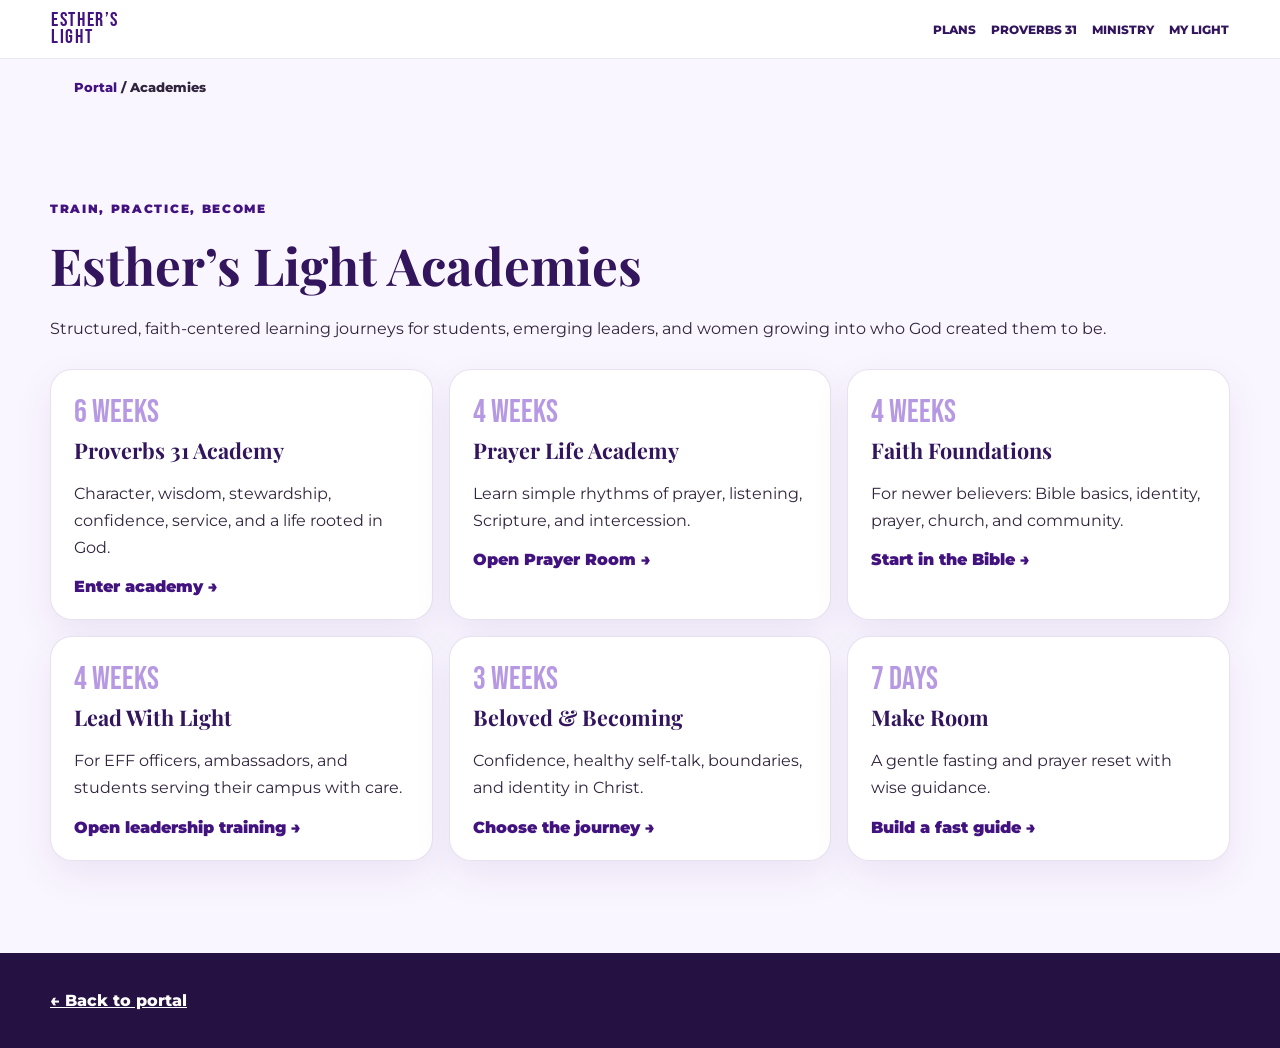
<file: academy.html>
<!doctype html><html lang="en"><head><meta charset="utf-8"><meta name="viewport" content="width=device-width,initial-scale=1"><title>Academies | Esther’s Light</title><link rel="preconnect" href="https://fonts.googleapis.com"><link href="https://fonts.googleapis.com/css2?family=Bebas+Neue&family=Montserrat:wght@400;600;700;800&family=Playfair+Display:ital,wght@0,600;0,700;1,600&display=swap" rel="stylesheet"><link rel="stylesheet" href="portal.css"></head><body class="portal-body"><nav class="portal-nav"><a class="portal-brand" href="portal.html">ESTHER’S<br>LIGHT</a><div class="portal-links"><a href="plans.html">PLANS</a><a href="proverbs-31-academy.html">PROVERBS 31</a><a href="ministry.html">MINISTRY</a><a href="my-light.html">MY LIGHT</a></div></nav><main><div class="portal-trail"><a href="portal.html">Portal</a> / Academies</div><section class="portal-section"><div class="portal-wrap"><p class="portal-kicker" style="color:#42127f">TRAIN, PRACTICE, BECOME</p><h2>Esther’s Light Academies</h2><p>Structured, faith-centered learning journeys for students, emerging leaders, and women growing into who God created them to be.</p><div class="portal-grid"><article class="portal-card"><span class="num">6 WEEKS</span><h3>Proverbs 31 Academy</h3><p>Character, wisdom, stewardship, confidence, service, and a life rooted in God.</p><a href="proverbs-31-academy.html">Enter academy →</a></article><article class="portal-card"><span class="num">4 WEEKS</span><h3>Prayer Life Academy</h3><p>Learn simple rhythms of prayer, listening, Scripture, and intercession.</p><a href="prayer.html">Open Prayer Room →</a></article><article class="portal-card"><span class="num">4 WEEKS</span><h3>Faith Foundations</h3><p>For newer believers: Bible basics, identity, prayer, church, and community.</p><a href="bible.html">Start in the Bible →</a></article><article class="portal-card"><span class="num">4 WEEKS</span><h3>Lead With Light</h3><p>For EFF officers, ambassadors, and students serving their campus with care.</p><a href="ministry.html">Open leadership training →</a></article><article class="portal-card"><span class="num">3 WEEKS</span><h3>Beloved & Becoming</h3><p>Confidence, healthy self-talk, boundaries, and identity in Christ.</p><a href="plans.html">Choose the journey →</a></article><article class="portal-card"><span class="num">7 DAYS</span><h3>Make Room</h3><p>A gentle fasting and prayer reset with wise guidance.</p><a href="fasting.html">Build a fast guide →</a></article></div></div></section></main><footer class="portal-footer"><div class="portal-wrap"><a href="portal.html">← Back to portal</a></div></footer><script src="portal.js"></script></body></html>
</file>
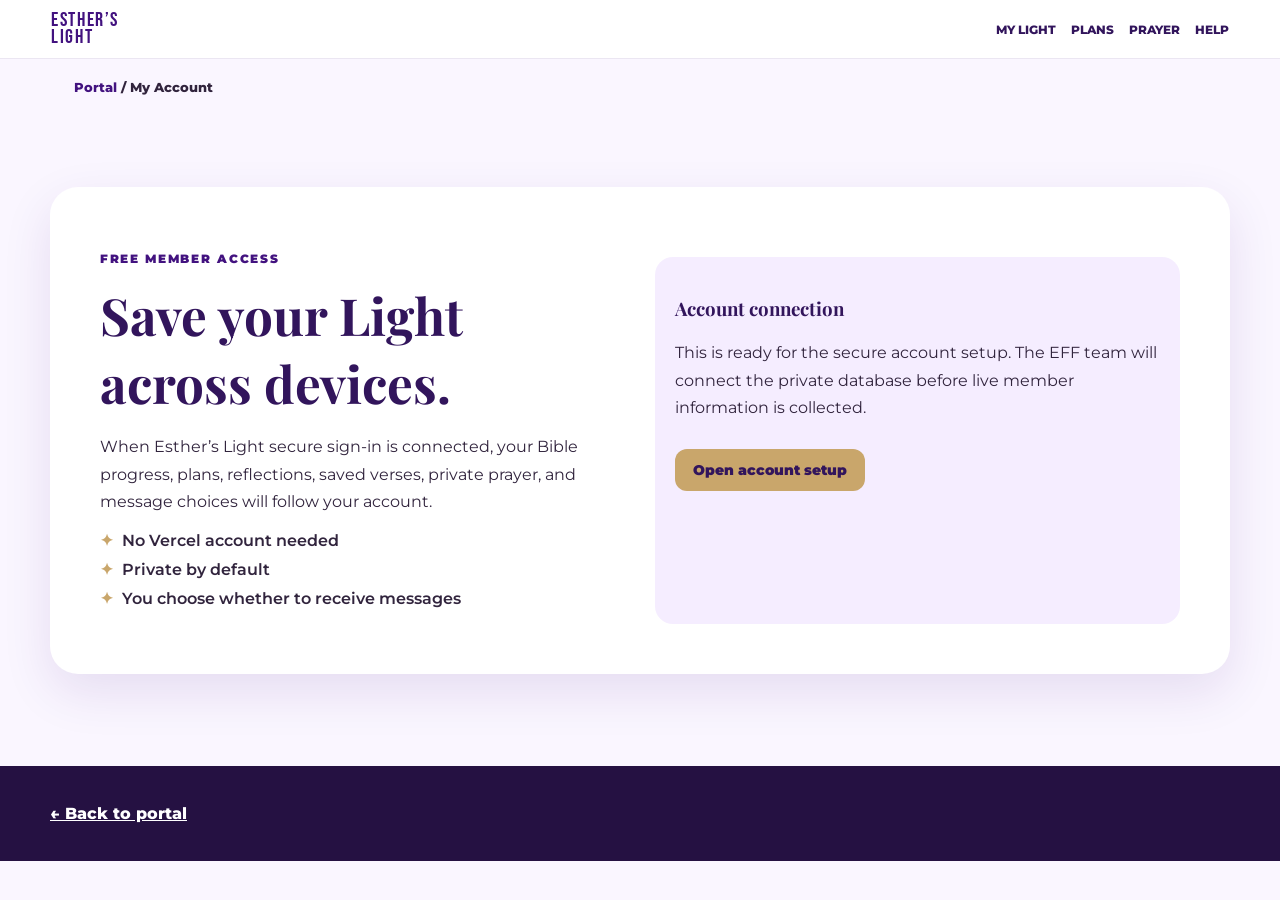
<file: account.html>
<!doctype html><html lang="en"><head><meta charset="utf-8"><meta name="viewport" content="width=device-width,initial-scale=1"><title>My Account | Esther’s Light</title><link rel="preconnect" href="https://fonts.googleapis.com"><link href="https://fonts.googleapis.com/css2?family=Bebas+Neue&family=Montserrat:wght@400;600;700;800&family=Playfair+Display:ital,wght@0,600;0,700;1,600&display=swap" rel="stylesheet"><link rel="stylesheet" href="portal.css"></head><body class="portal-body"><nav class="portal-nav"><a class="portal-brand" href="portal.html">ESTHER’S<br>LIGHT</a><div class="portal-links"><a href="my-light.html">MY LIGHT</a><a href="plans.html">PLANS</a><a href="prayer.html">PRAYER</a><a href="help.html">HELP</a></div></nav><main><div class="portal-trail"><a href="portal.html">Portal</a> / My Account</div><section class="portal-section"><div class="portal-wrap portal-banner"><div><p class="portal-kicker" style="color:#42127f">FREE MEMBER ACCESS</p><h2>Save your Light across devices.</h2><p>When Esther’s Light secure sign-in is connected, your Bible progress, plans, reflections, saved verses, private prayer, and message choices will follow your account.</p><ul class="portal-list"><li>No Vercel account needed</li><li>Private by default</li><li>You choose whether to receive messages</li></ul></div><div class="portal-tool"><h3>Account connection</h3><p>This is ready for the secure account setup. The EFF team will connect the private database before live member information is collected.</p><a class="portal-button gold" href="index.html#account">Open account setup</a></div></div></section></main><footer class="portal-footer"><div class="portal-wrap"><a href="portal.html">← Back to portal</a></div></footer><script src="portal.js"></script></body></html>
</file>
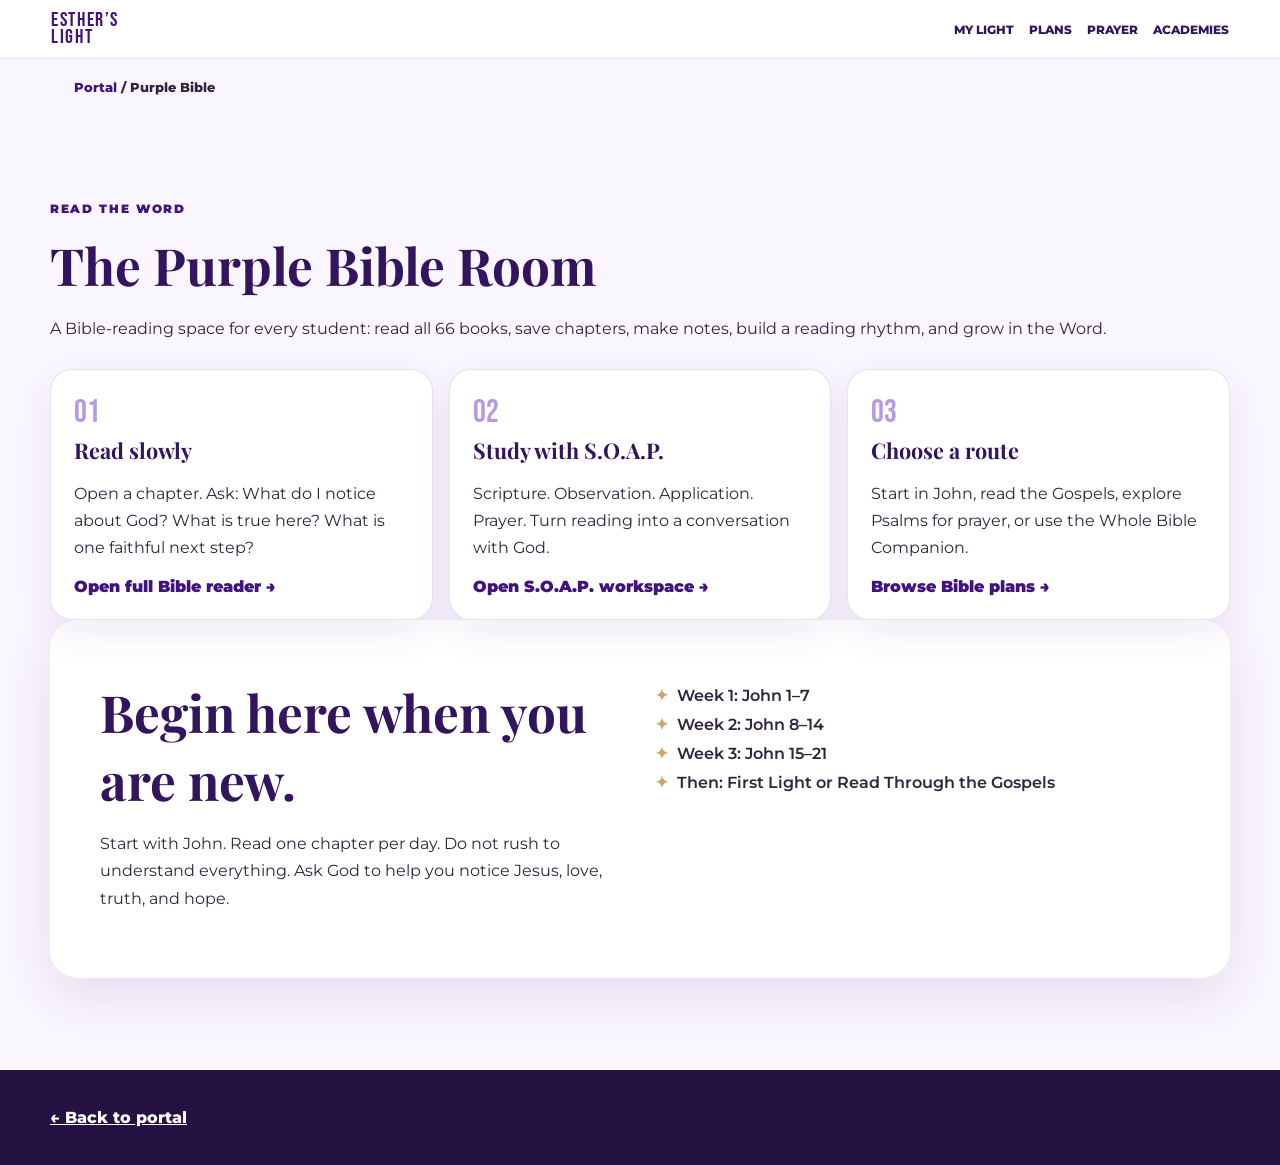
<file: bible.html>
<!doctype html><html lang="en"><head><meta charset="utf-8"><meta name="viewport" content="width=device-width,initial-scale=1"><title>Purple Bible | Esther’s Light</title><link rel="preconnect" href="https://fonts.googleapis.com"><link href="https://fonts.googleapis.com/css2?family=Bebas+Neue&family=Montserrat:wght@400;600;700;800&family=Playfair+Display:ital,wght@0,600;0,700;1,600&display=swap" rel="stylesheet"><link rel="stylesheet" href="portal.css"></head><body class="portal-body"><nav class="portal-nav"><a class="portal-brand" href="portal.html">ESTHER’S<br>LIGHT</a><div class="portal-links"><a href="my-light.html">MY LIGHT</a><a href="plans.html">PLANS</a><a href="prayer.html">PRAYER</a><a href="academy.html">ACADEMIES</a></div></nav><main><div class="portal-trail"><a href="portal.html">Portal</a> / Purple Bible</div><section class="portal-section"><div class="portal-wrap"><p class="portal-kicker" style="color:#42127f">READ THE WORD</p><h2>The Purple Bible Room</h2><p>A Bible-reading space for every student: read all 66 books, save chapters, make notes, build a reading rhythm, and grow in the Word.</p><div class="portal-grid"><article class="portal-card"><span class="num">01</span><h3>Read slowly</h3><p>Open a chapter. Ask: What do I notice about God? What is true here? What is one faithful next step?</p><a href="index.html#bible">Open full Bible reader →</a></article><article class="portal-card"><span class="num">02</span><h3>Study with S.O.A.P.</h3><p>Scripture. Observation. Application. Prayer. Turn reading into a conversation with God.</p><a href="index.html#soap">Open S.O.A.P. workspace →</a></article><article class="portal-card"><span class="num">03</span><h3>Choose a route</h3><p>Start in John, read the Gospels, explore Psalms for prayer, or use the Whole Bible Companion.</p><a href="plans.html">Browse Bible plans →</a></article></div><div class="portal-banner"><div><h2>Begin here when you are new.</h2><p>Start with John. Read one chapter per day. Do not rush to understand everything. Ask God to help you notice Jesus, love, truth, and hope.</p></div><div><ul class="portal-list"><li>Week 1: John 1–7</li><li>Week 2: John 8–14</li><li>Week 3: John 15–21</li><li>Then: First Light or Read Through the Gospels</li></ul></div></div></div></section></main><footer class="portal-footer"><div class="portal-wrap"><a href="portal.html">← Back to portal</a></div></footer><script src="portal.js"></script></body></html>
</file>
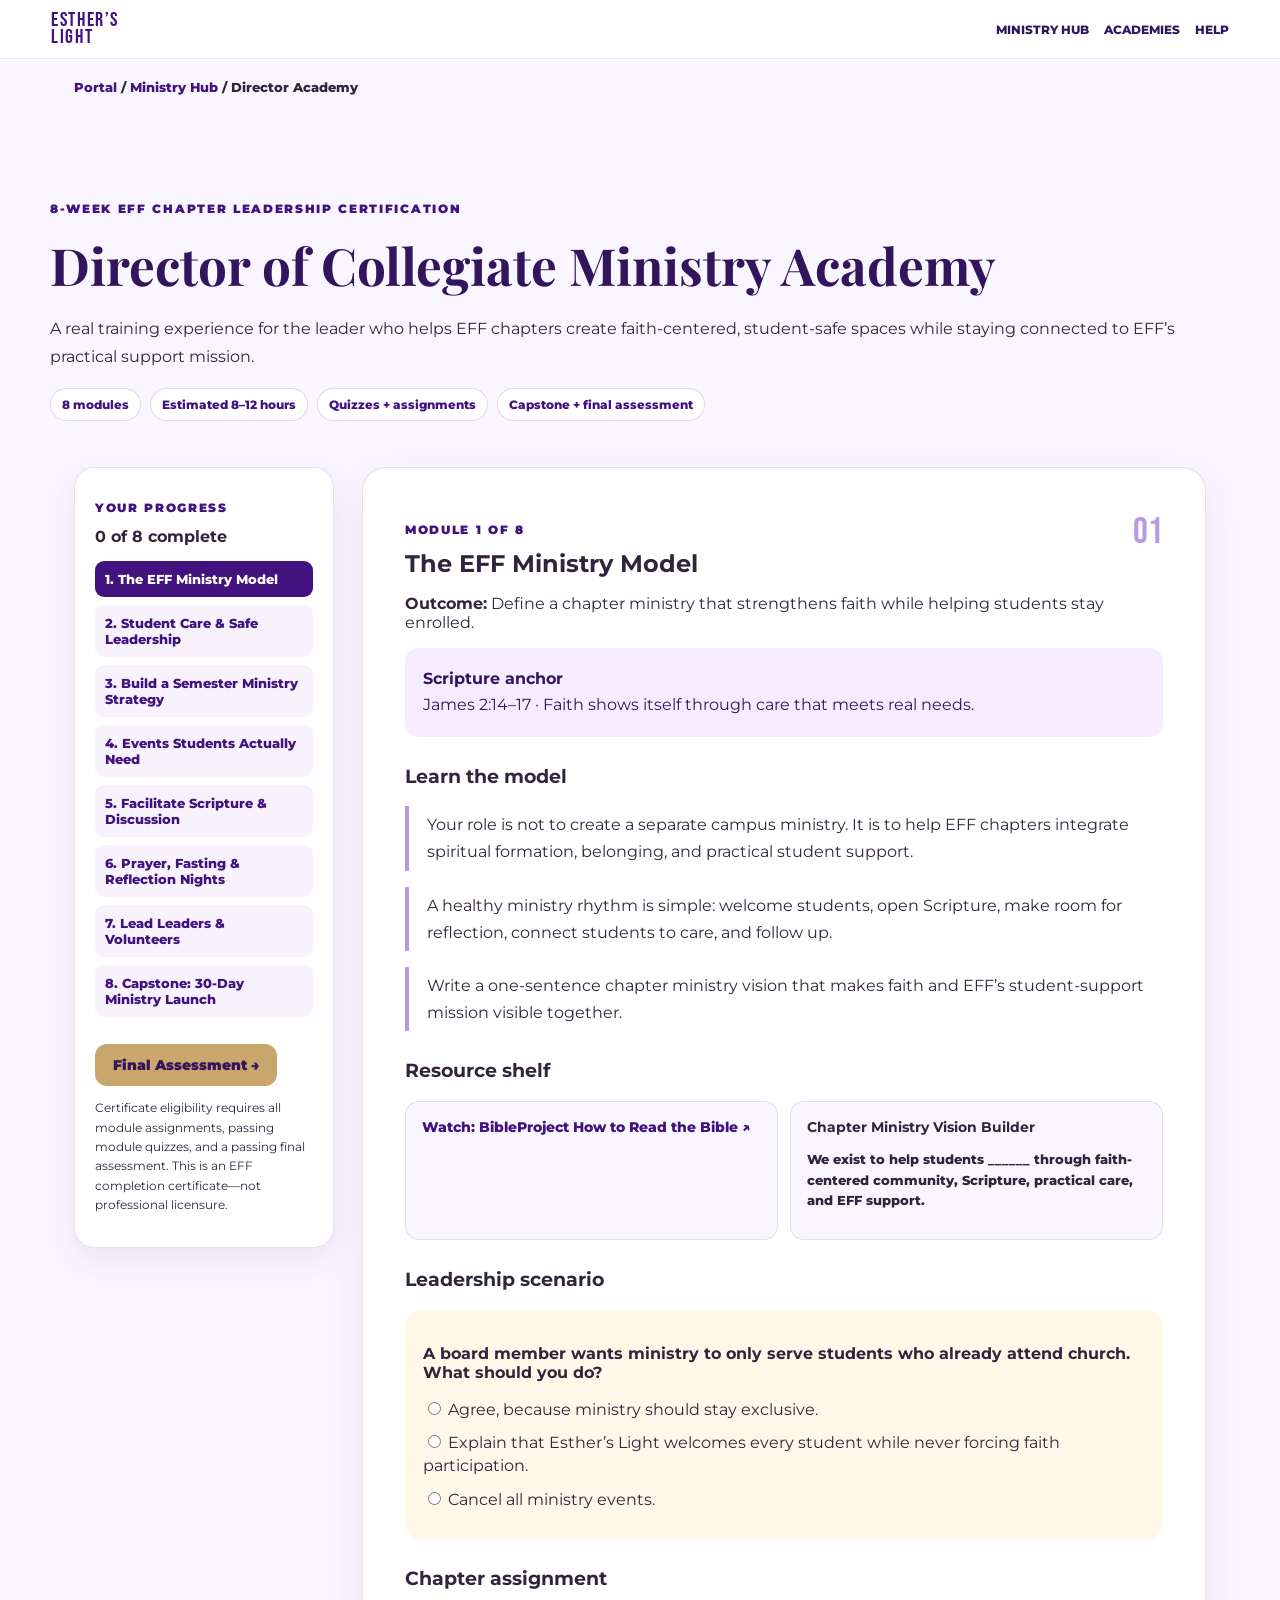
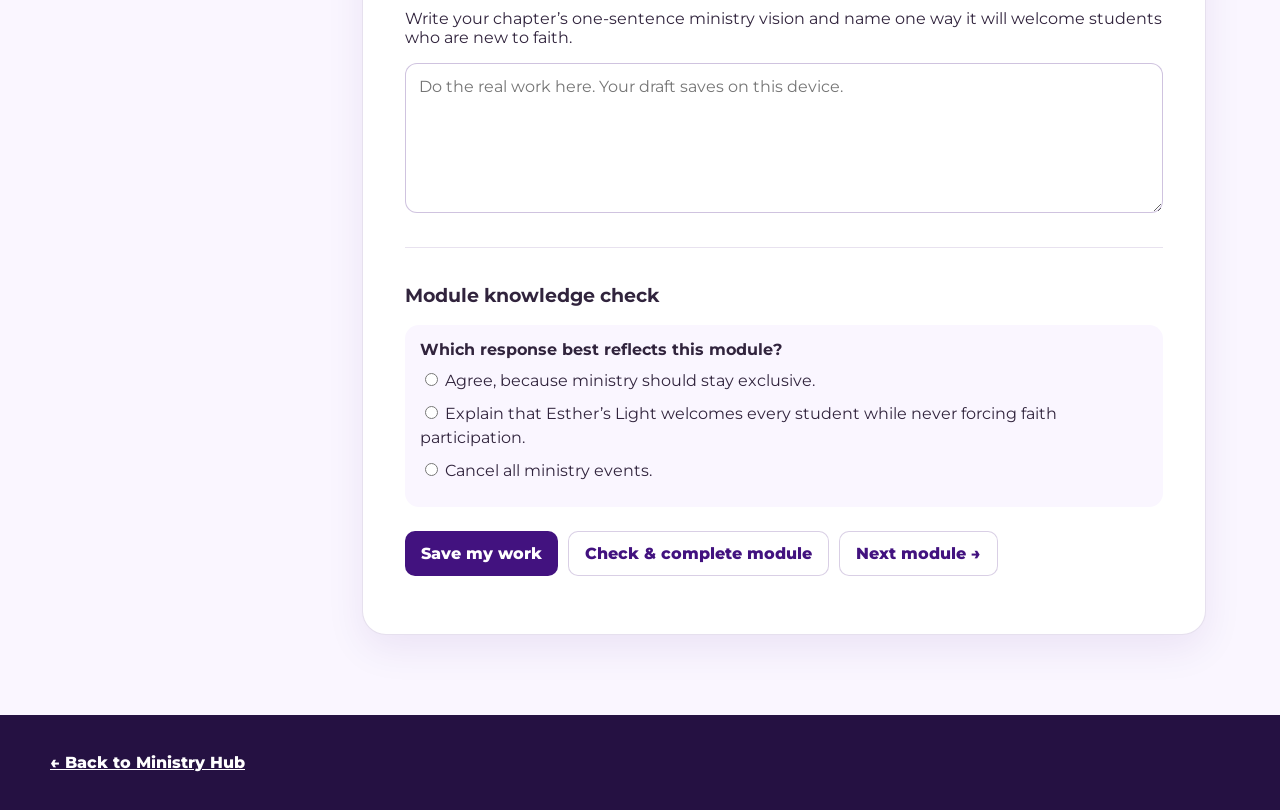
<file: director-academy.html>
<!doctype html><html lang="en"><head><meta charset="utf-8"><meta name="viewport" content="width=device-width,initial-scale=1"><title>Director Academy | Esther’s Light</title><link rel="preconnect" href="https://fonts.googleapis.com"><link href="https://fonts.googleapis.com/css2?family=Bebas+Neue&family=Montserrat:wght@400;600;700;800&family=Playfair+Display:ital,wght@0,600;0,700;1,600&display=swap" rel="stylesheet"><link rel="stylesheet" href="portal.css"><link rel="stylesheet" href="director-academy.css"></head><body class="portal-body"><nav class="portal-nav"><a class="portal-brand" href="portal.html">ESTHER’S<br>LIGHT</a><div class="portal-links"><a href="ministry.html">MINISTRY HUB</a><a href="academy.html">ACADEMIES</a><a href="help.html">HELP</a></div></nav><main><div class="portal-trail"><a href="portal.html">Portal</a> / <a href="ministry.html">Ministry Hub</a> / Director Academy</div><section class="portal-section director-hero"><div class="portal-wrap"><p class="portal-kicker" style="color:#42127f">8-WEEK EFF CHAPTER LEADERSHIP CERTIFICATION</p><h2>Director of Collegiate Ministry Academy</h2><p>A real training experience for the leader who helps EFF chapters create faith-centered, student-safe spaces while staying connected to EFF’s practical support mission.</p><div class="director-meta"><span>8 modules</span><span>Estimated 8–12 hours</span><span>Quizzes + assignments</span><span>Capstone + final assessment</span></div></div></section><section class="director-shell"><aside class="director-side"><p class="portal-kicker" style="color:#42127f">YOUR PROGRESS</p><strong id="directorProgress">0 of 8 complete</strong><div class="director-track" id="directorTrack"></div><a class="portal-button gold" id="finalExamLink" href="director-exam.html">Final Assessment →</a><p class="director-small">Certificate eligibility requires all module assignments, passing module quizzes, and a passing final assessment. This is an EFF completion certificate—not professional licensure.</p></aside><div class="director-main" id="directorApp"></div></section></main><footer class="portal-footer"><div class="portal-wrap"><a href="ministry.html">← Back to Ministry Hub</a></div></footer><script src="director-academy.js"></script></body></html>
</file>
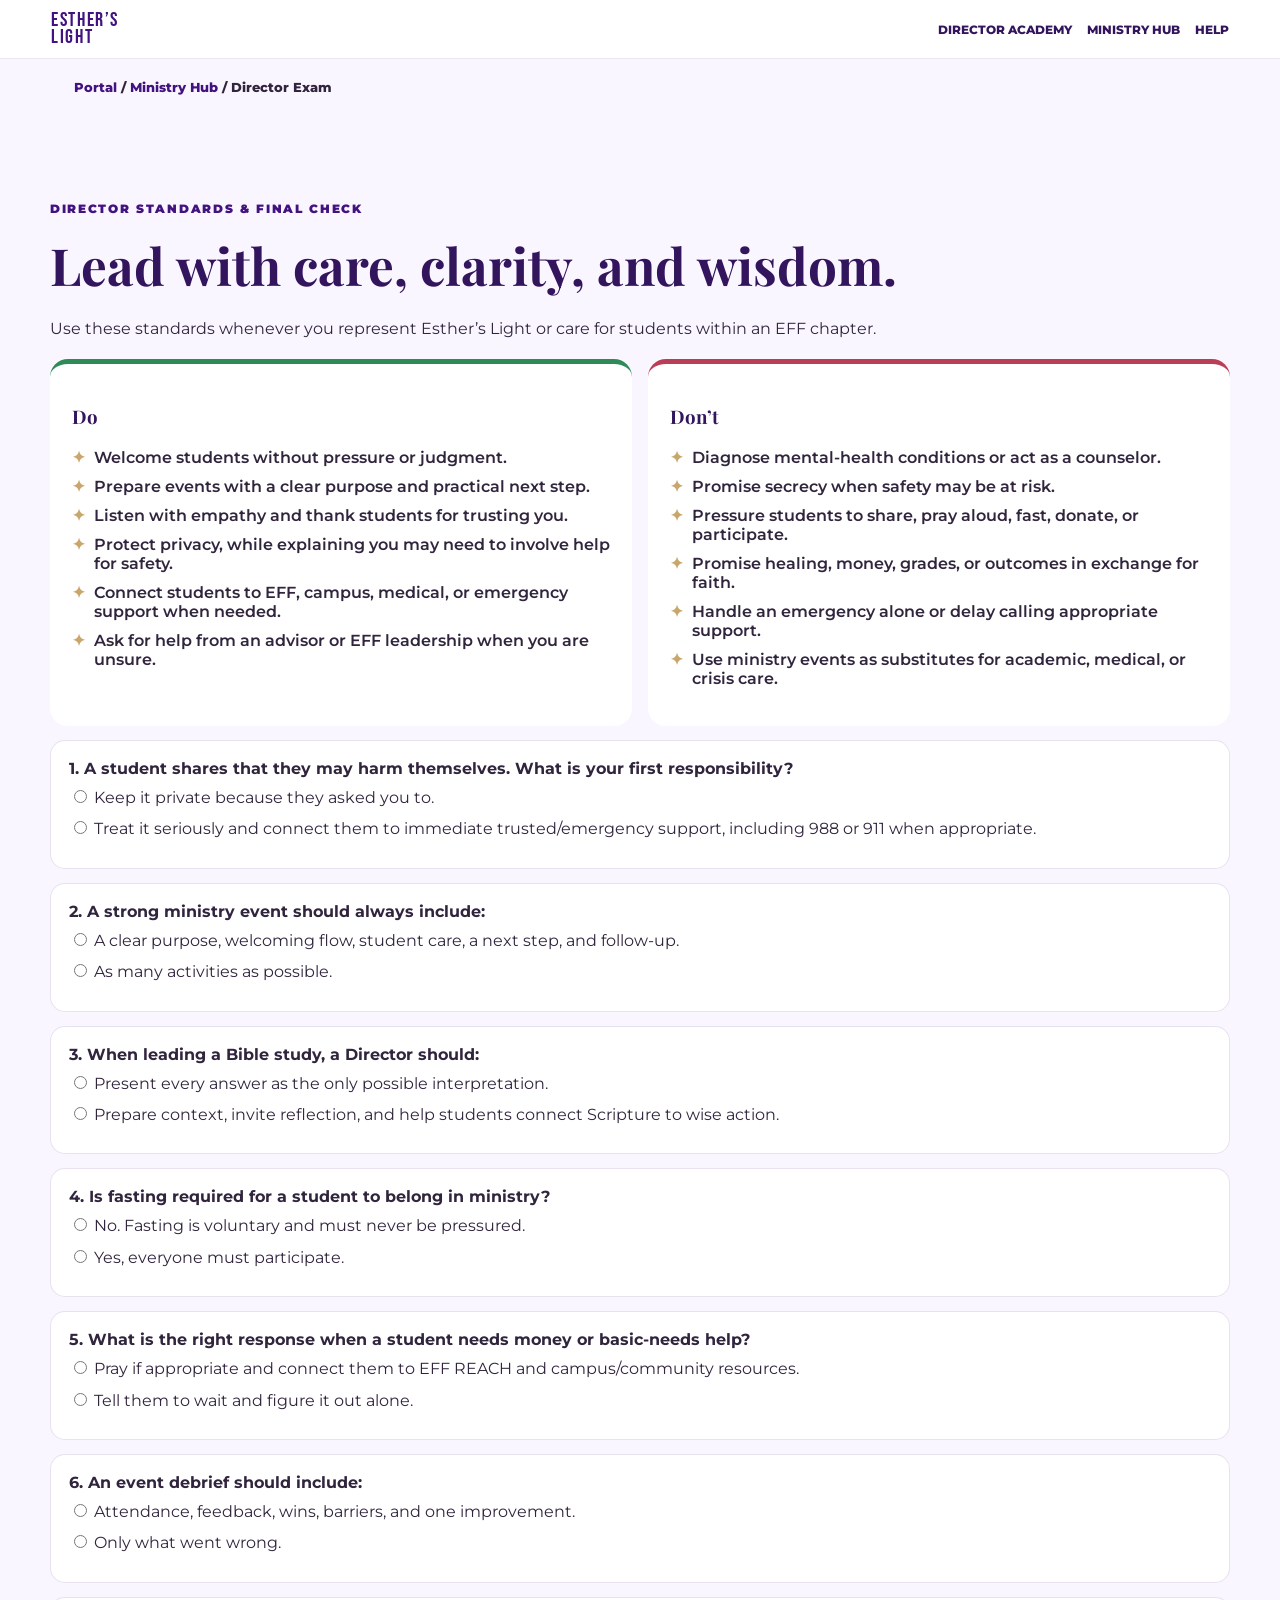
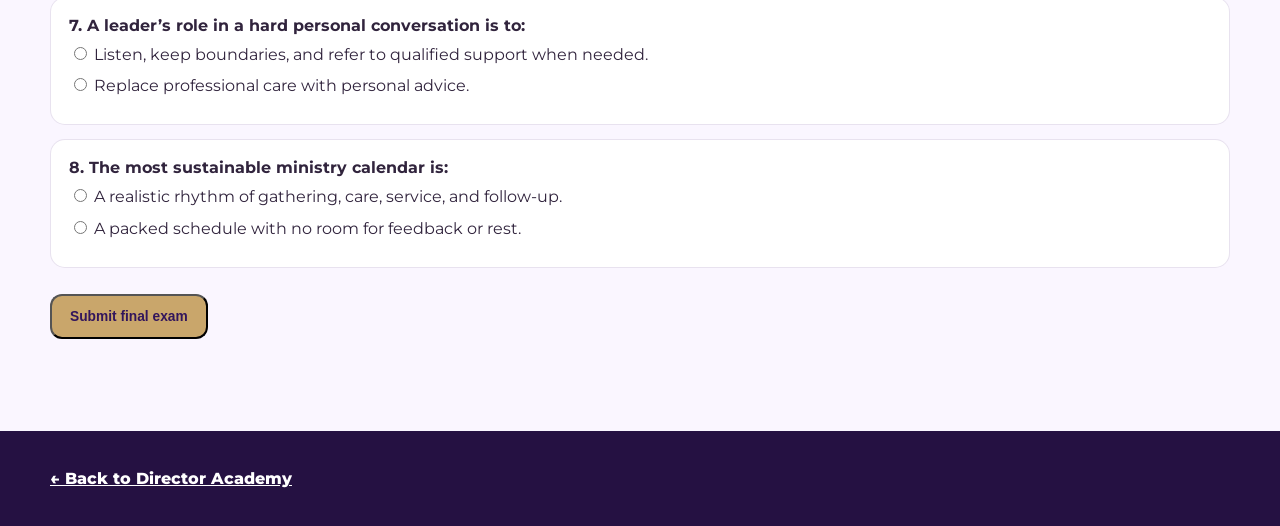
<file: director-exam.html>
<!doctype html><html lang="en"><head><meta charset="utf-8"><meta name="viewport" content="width=device-width,initial-scale=1"><title>Director Academy Exam | Esther’s Light</title><link rel="preconnect" href="https://fonts.googleapis.com"><link href="https://fonts.googleapis.com/css2?family=Bebas+Neue&family=Montserrat:wght@400;600;700;800&family=Playfair+Display:ital,wght@0,600;0,700;1,600&display=swap" rel="stylesheet"><link rel="stylesheet" href="portal.css"><style>.do-dont{display:grid;grid-template-columns:1fr 1fr;gap:16px}.do-dont article{border-radius:18px;padding:22px;background:#fff}.do-dont .do{border-top:5px solid #2e8b57}.do-dont .dont{border-top:5px solid #ba3e55}.exam-question{background:#fff;border:1px solid rgba(66,18,127,.12);border-radius:15px;padding:18px;margin:14px 0}.exam-question label{display:block;margin:9px 0;line-height:1.4}.exam-result{display:none;margin-top:20px;padding:20px;border-radius:14px;background:#f5edff;font-weight:700}.exam-result.show{display:block}@media(max-width:600px){.do-dont{grid-template-columns:1fr}}</style></head><body class="portal-body"><nav class="portal-nav"><a class="portal-brand" href="portal.html">ESTHER’S<br>LIGHT</a><div class="portal-links"><a href="director-academy.html">DIRECTOR ACADEMY</a><a href="ministry.html">MINISTRY HUB</a><a href="help.html">HELP</a></div></nav><main><div class="portal-trail"><a href="portal.html">Portal</a> / <a href="ministry.html">Ministry Hub</a> / Director Exam</div><section class="portal-section"><div class="portal-wrap"><p class="portal-kicker" style="color:#42127f">DIRECTOR STANDARDS &amp; FINAL CHECK</p><h2>Lead with care, clarity, and wisdom.</h2><p>Use these standards whenever you represent Esther’s Light or care for students within an EFF chapter.</p><div class="do-dont"><article class="do"><h3>Do</h3><ul class="portal-list"><li>Welcome students without pressure or judgment.</li><li>Prepare events with a clear purpose and practical next step.</li><li>Listen with empathy and thank students for trusting you.</li><li>Protect privacy, while explaining you may need to involve help for safety.</li><li>Connect students to EFF, campus, medical, or emergency support when needed.</li><li>Ask for help from an advisor or EFF leadership when you are unsure.</li></ul></article><article class="dont"><h3>Don’t</h3><ul class="portal-list"><li>Diagnose mental-health conditions or act as a counselor.</li><li>Promise secrecy when safety may be at risk.</li><li>Pressure students to share, pray aloud, fast, donate, or participate.</li><li>Promise healing, money, grades, or outcomes in exchange for faith.</li><li>Handle an emergency alone or delay calling appropriate support.</li><li>Use ministry events as substitutes for academic, medical, or crisis care.</li></ul></article></div><form id="directorExam"><div class="exam-question"><b>1. A student shares that they may harm themselves. What is your first responsibility?</b><label><input type="radio" name="q1" value="0"> Keep it private because they asked you to.</label><label><input type="radio" name="q1" value="1"> Treat it seriously and connect them to immediate trusted/emergency support, including 988 or 911 when appropriate.</label></div><div class="exam-question"><b>2. A strong ministry event should always include:</b><label><input type="radio" name="q2" value="1"> A clear purpose, welcoming flow, student care, a next step, and follow-up.</label><label><input type="radio" name="q2" value="0"> As many activities as possible.</label></div><div class="exam-question"><b>3. When leading a Bible study, a Director should:</b><label><input type="radio" name="q3" value="0"> Present every answer as the only possible interpretation.</label><label><input type="radio" name="q3" value="1"> Prepare context, invite reflection, and help students connect Scripture to wise action.</label></div><div class="exam-question"><b>4. Is fasting required for a student to belong in ministry?</b><label><input type="radio" name="q4" value="1"> No. Fasting is voluntary and must never be pressured.</label><label><input type="radio" name="q4" value="0"> Yes, everyone must participate.</label></div><div class="exam-question"><b>5. What is the right response when a student needs money or basic-needs help?</b><label><input type="radio" name="q5" value="1"> Pray if appropriate and connect them to EFF REACH and campus/community resources.</label><label><input type="radio" name="q5" value="0"> Tell them to wait and figure it out alone.</label></div><div class="exam-question"><b>6. An event debrief should include:</b><label><input type="radio" name="q6" value="1"> Attendance, feedback, wins, barriers, and one improvement.</label><label><input type="radio" name="q6" value="0"> Only what went wrong.</label></div><div class="exam-question"><b>7. A leader’s role in a hard personal conversation is to:</b><label><input type="radio" name="q7" value="1"> Listen, keep boundaries, and refer to qualified support when needed.</label><label><input type="radio" name="q7" value="0"> Replace professional care with personal advice.</label></div><div class="exam-question"><b>8. The most sustainable ministry calendar is:</b><label><input type="radio" name="q8" value="1"> A realistic rhythm of gathering, care, service, and follow-up.</label><label><input type="radio" name="q8" value="0"> A packed schedule with no room for feedback or rest.</label></div><button class="portal-button gold" type="submit">Submit final exam</button></form><div id="examResult" class="exam-result"></div></div></section></main><footer class="portal-footer"><div class="portal-wrap"><a href="director-academy.html">← Back to Director Academy</a></div></footer><script>document.querySelector('#directorExam').onsubmit=e=>{e.preventDefault();const answers=[...new FormData(e.target).values()];const score=answers.filter(x=>x==='1').length;const r=document.querySelector('#examResult');r.classList.add('show');if(answers.length<8){r.textContent='Please answer every question before submitting.';return}if(score>=7){localStorage.setItem('el-director-exam','passed');const name=prompt('Name for your certificate:')||'Director of Collegiate Ministry';r.innerHTML='<h3>Passed — '+score+'/8</h3><p>You completed the Director Standards Final Exam.</p><button id="certificatePrint">Print my EFF certificate</button>';document.querySelector('#certificatePrint').onclick=()=>{const w=window.open('','_blank');w.document.write('<title>EFF Director Academy Certificate</title><style>body{font-family:Georgia;text-align:center;padding:70px;color:#32155c;border:18px solid #42127f;margin:20px}h1{font-size:48px}.gold{color:#a77a16}</style><p class="gold">ESTHER FUNDS FOUNDATION</p><h1>Certificate of Completion</h1><p>This recognizes</p><h2>'+name.replace(/[&<>]/g,'')+'</h2><p>for completing the<br><b>Director of Collegiate Ministry Academy</b><br>through Esther’s Light.</p><p>Every Future Fulfilled.</p><script>window.print()<\/script>');w.document.close()}}else r.innerHTML='<h3>Almost there — '+score+'/8</h3><p>Please review the Director Standards, then try the exam again. A passing score is 7 out of 8.</p>'};</script></body></html>
</file>
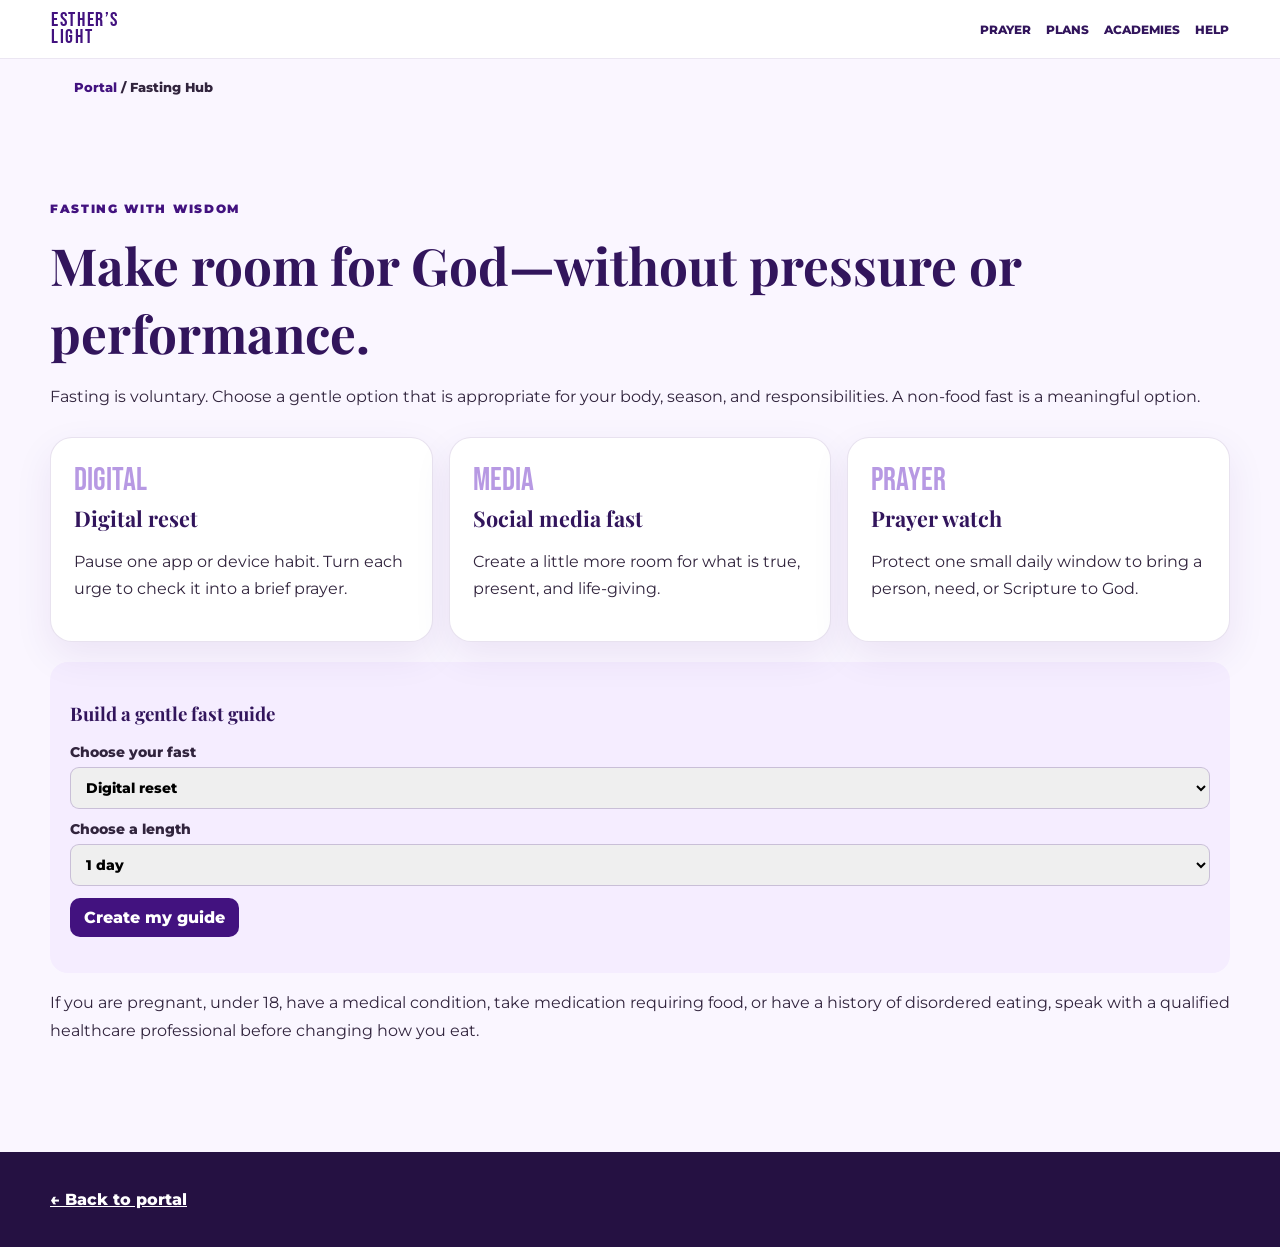
<file: fasting.html>
<!doctype html><html lang="en"><head><meta charset="utf-8"><meta name="viewport" content="width=device-width,initial-scale=1"><title>Fasting Hub | Esther’s Light</title><link rel="preconnect" href="https://fonts.googleapis.com"><link href="https://fonts.googleapis.com/css2?family=Bebas+Neue&family=Montserrat:wght@400;600;700;800&family=Playfair+Display:ital,wght@0,600;0,700;1,600&display=swap" rel="stylesheet"><link rel="stylesheet" href="portal.css"></head><body class="portal-body"><nav class="portal-nav"><a class="portal-brand" href="portal.html">ESTHER’S<br>LIGHT</a><div class="portal-links"><a href="prayer.html">PRAYER</a><a href="plans.html">PLANS</a><a href="academy.html">ACADEMIES</a><a href="help.html">HELP</a></div></nav><main><div class="portal-trail"><a href="portal.html">Portal</a> / Fasting Hub</div><section class="portal-section"><div class="portal-wrap"><p class="portal-kicker" style="color:#42127f">FASTING WITH WISDOM</p><h2>Make room for God—without pressure or performance.</h2><p>Fasting is voluntary. Choose a gentle option that is appropriate for your body, season, and responsibilities. A non-food fast is a meaningful option.</p><div class="portal-grid"><article class="portal-card"><span class="num">DIGITAL</span><h3>Digital reset</h3><p>Pause one app or device habit. Turn each urge to check it into a brief prayer.</p></article><article class="portal-card"><span class="num">MEDIA</span><h3>Social media fast</h3><p>Create a little more room for what is true, present, and life-giving.</p></article><article class="portal-card"><span class="num">PRAYER</span><h3>Prayer watch</h3><p>Protect one small daily window to bring a person, need, or Scripture to God.</p></article></div><div class="portal-tool"><h3>Build a gentle fast guide</h3><form id="fastBuilder"><label>Choose your fast<select><option>Digital reset</option><option>Social media fast</option><option>Comfort fast</option><option>Prayer watch</option><option>Daniel fast learning guide</option></select></label><label>Choose a length<select><option>1 day</option><option>3 days</option><option>7 days</option><option>21 days</option></select></label><button>Create my guide</button><p id="fastResult" class="complete"></p></form></div><p class="wh-small">If you are pregnant, under 18, have a medical condition, take medication requiring food, or have a history of disordered eating, speak with a qualified healthcare professional before changing how you eat.</p></div></section></main><footer class="portal-footer"><div class="portal-wrap"><a href="portal.html">← Back to portal</a></div></footer><script src="portal.js"></script></body></html>
</file>
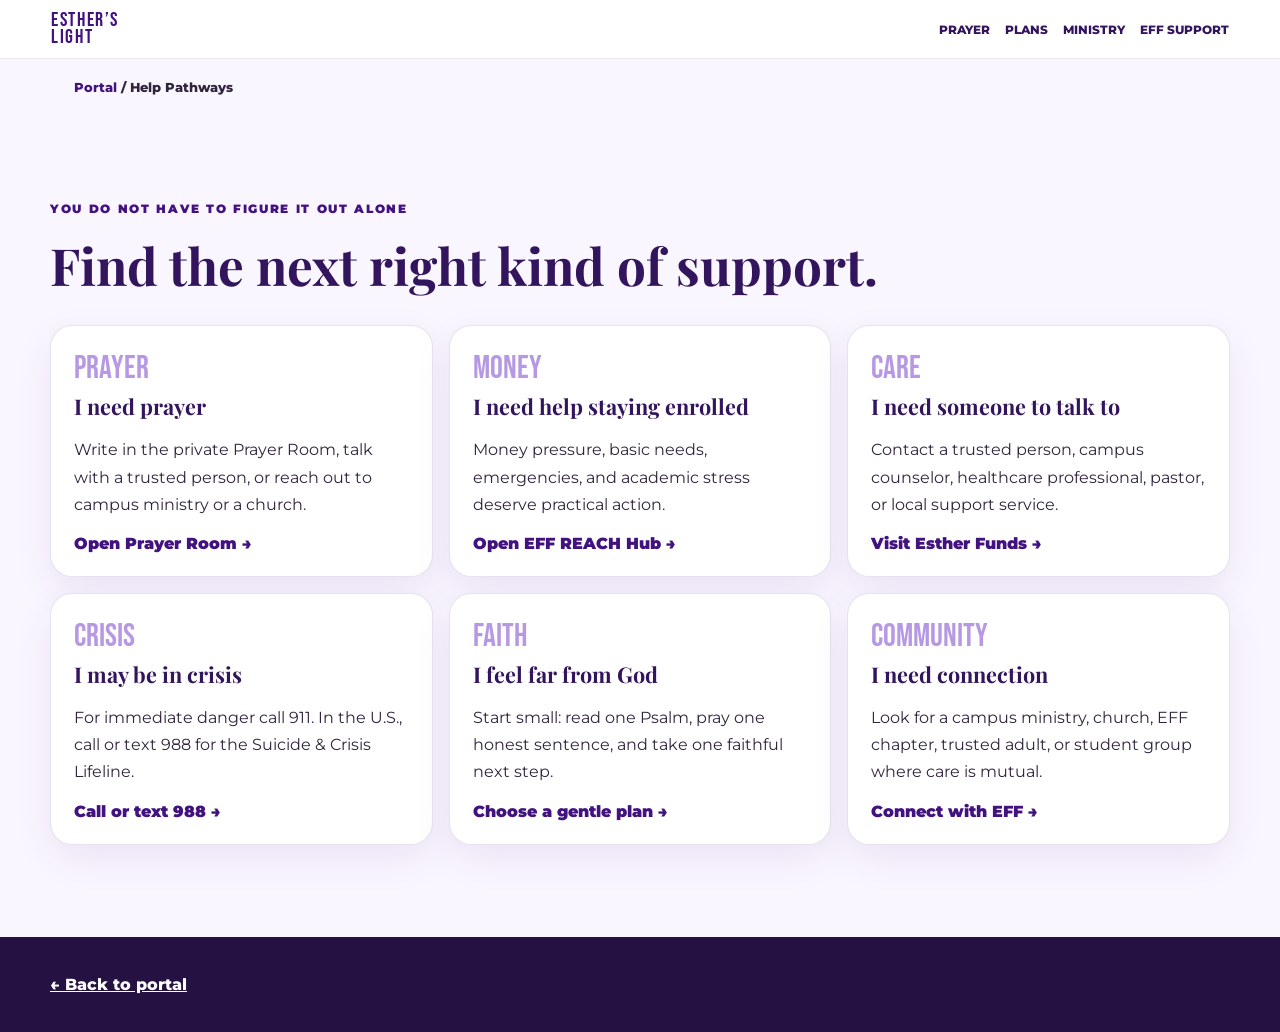
<file: help.html>
<!doctype html><html lang="en"><head><meta charset="utf-8"><meta name="viewport" content="width=device-width,initial-scale=1"><title>Help Pathways | Esther’s Light</title><link rel="preconnect" href="https://fonts.googleapis.com"><link href="https://fonts.googleapis.com/css2?family=Bebas+Neue&family=Montserrat:wght@400;600;700;800&family=Playfair+Display:ital,wght@0,600;0,700;1,600&display=swap" rel="stylesheet"><link rel="stylesheet" href="portal.css"></head><body class="portal-body"><nav class="portal-nav"><a class="portal-brand" href="portal.html">ESTHER’S<br>LIGHT</a><div class="portal-links"><a href="prayer.html">PRAYER</a><a href="plans.html">PLANS</a><a href="ministry.html">MINISTRY</a><a href="https://eff-reach-action-hub.vercel.app" target="_blank" rel="noopener">EFF SUPPORT</a></div></nav><main><div class="portal-trail"><a href="portal.html">Portal</a> / Help Pathways</div><section class="portal-section"><div class="portal-wrap"><p class="portal-kicker" style="color:#42127f">YOU DO NOT HAVE TO FIGURE IT OUT ALONE</p><h2>Find the next right kind of support.</h2><div class="portal-grid"><article class="portal-card"><span class="num">PRAYER</span><h3>I need prayer</h3><p>Write in the private Prayer Room, talk with a trusted person, or reach out to campus ministry or a church.</p><a href="prayer.html">Open Prayer Room →</a></article><article class="portal-card"><span class="num">MONEY</span><h3>I need help staying enrolled</h3><p>Money pressure, basic needs, emergencies, and academic stress deserve practical action.</p><a href="https://eff-reach-action-hub.vercel.app" target="_blank" rel="noopener">Open EFF REACH Hub →</a></article><article class="portal-card"><span class="num">CARE</span><h3>I need someone to talk to</h3><p>Contact a trusted person, campus counselor, healthcare professional, pastor, or local support service.</p><a href="https://estherfundsfoundation.org" target="_blank" rel="noopener">Visit Esther Funds →</a></article><article class="portal-card"><span class="num">CRISIS</span><h3>I may be in crisis</h3><p>For immediate danger call 911. In the U.S., call or text 988 for the Suicide &amp; Crisis Lifeline.</p><a href="tel:988">Call or text 988 →</a></article><article class="portal-card"><span class="num">FAITH</span><h3>I feel far from God</h3><p>Start small: read one Psalm, pray one honest sentence, and take one faithful next step.</p><a href="plans.html">Choose a gentle plan →</a></article><article class="portal-card"><span class="num">COMMUNITY</span><h3>I need connection</h3><p>Look for a campus ministry, church, EFF chapter, trusted adult, or student group where care is mutual.</p><a href="https://estherfundsfoundation.org" target="_blank" rel="noopener">Connect with EFF →</a></article></div></div></section></main><footer class="portal-footer"><div class="portal-wrap"><a href="portal.html">← Back to portal</a></div></footer><script src="portal.js"></script></body></html>
</file>
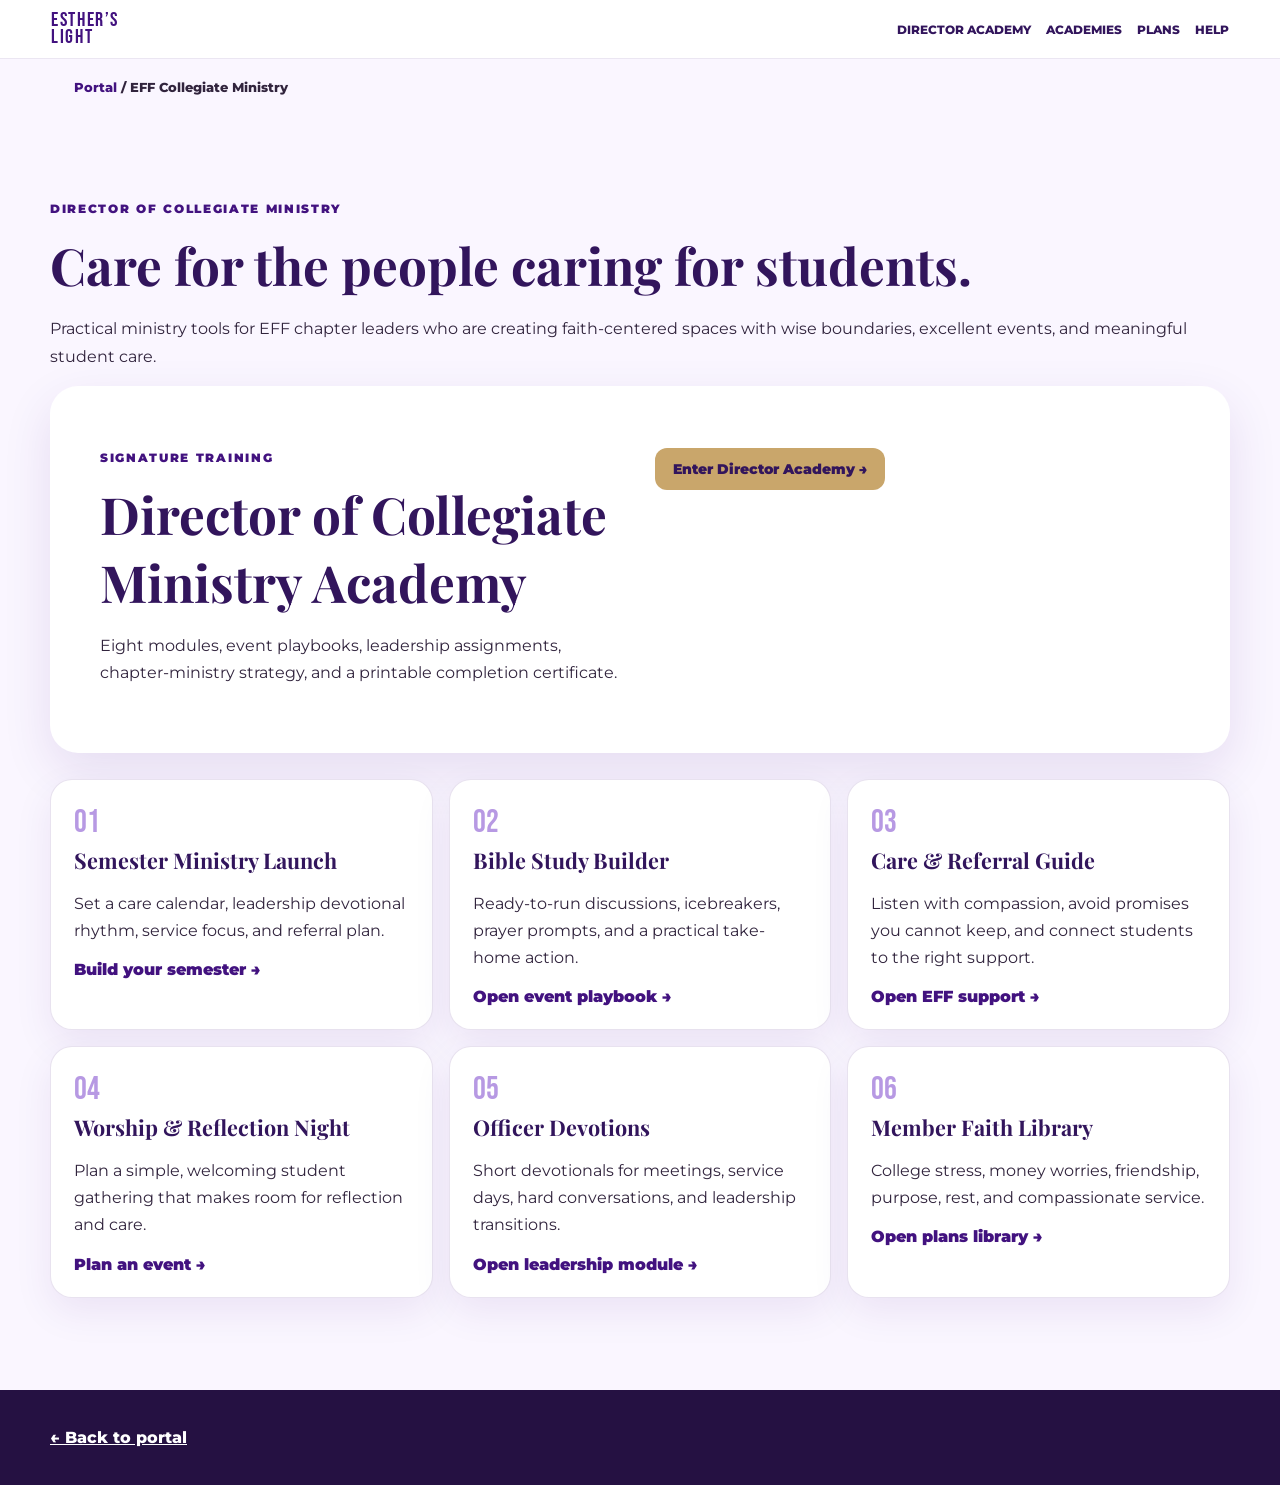
<file: ministry.html>
<!doctype html><html lang="en"><head><meta charset="utf-8"><meta name="viewport" content="width=device-width,initial-scale=1"><title>EFF Ministry Hub | Esther’s Light</title><link rel="preconnect" href="https://fonts.googleapis.com"><link href="https://fonts.googleapis.com/css2?family=Bebas+Neue&family=Montserrat:wght@400;600;700;800&family=Playfair+Display:ital,wght@0,600;0,700;1,600&display=swap" rel="stylesheet"><link rel="stylesheet" href="portal.css"></head><body class="portal-body"><nav class="portal-nav"><a class="portal-brand" href="portal.html">ESTHER’S<br>LIGHT</a><div class="portal-links"><a href="director-academy.html">DIRECTOR ACADEMY</a><a href="academy.html">ACADEMIES</a><a href="plans.html">PLANS</a><a href="help.html">HELP</a></div></nav><main><div class="portal-trail"><a href="portal.html">Portal</a> / EFF Collegiate Ministry</div><section class="portal-section"><div class="portal-wrap"><p class="portal-kicker" style="color:#42127f">DIRECTOR OF COLLEGIATE MINISTRY</p><h2>Care for the people caring for students.</h2><p>Practical ministry tools for EFF chapter leaders who are creating faith-centered spaces with wise boundaries, excellent events, and meaningful student care.</p><div class="portal-banner"><div><p class="portal-kicker" style="color:#42127f">SIGNATURE TRAINING</p><h2>Director of Collegiate Ministry Academy</h2><p>Eight modules, event playbooks, leadership assignments, chapter-ministry strategy, and a printable completion certificate.</p></div><div><a class="portal-button gold" href="director-academy.html">Enter Director Academy →</a></div></div><div class="portal-grid"><article class="portal-card"><span class="num">01</span><h3>Semester Ministry Launch</h3><p>Set a care calendar, leadership devotional rhythm, service focus, and referral plan.</p><a href="director-academy.html">Build your semester →</a></article><article class="portal-card"><span class="num">02</span><h3>Bible Study Builder</h3><p>Ready-to-run discussions, icebreakers, prayer prompts, and a practical take-home action.</p><a href="director-academy.html">Open event playbook →</a></article><article class="portal-card"><span class="num">03</span><h3>Care & Referral Guide</h3><p>Listen with compassion, avoid promises you cannot keep, and connect students to the right support.</p><a href="https://eff-reach-action-hub.vercel.app" target="_blank" rel="noopener">Open EFF support →</a></article><article class="portal-card"><span class="num">04</span><h3>Worship & Reflection Night</h3><p>Plan a simple, welcoming student gathering that makes room for reflection and care.</p><a href="director-academy.html">Plan an event →</a></article><article class="portal-card"><span class="num">05</span><h3>Officer Devotions</h3><p>Short devotionals for meetings, service days, hard conversations, and leadership transitions.</p><a href="director-academy.html">Open leadership module →</a></article><article class="portal-card"><span class="num">06</span><h3>Member Faith Library</h3><p>College stress, money worries, friendship, purpose, rest, and compassionate service.</p><a href="plans.html">Open plans library →</a></article></div></div></section></main><footer class="portal-footer"><div class="portal-wrap"><a href="portal.html">← Back to portal</a></div></footer><script src="portal.js"></script></body></html>
</file>
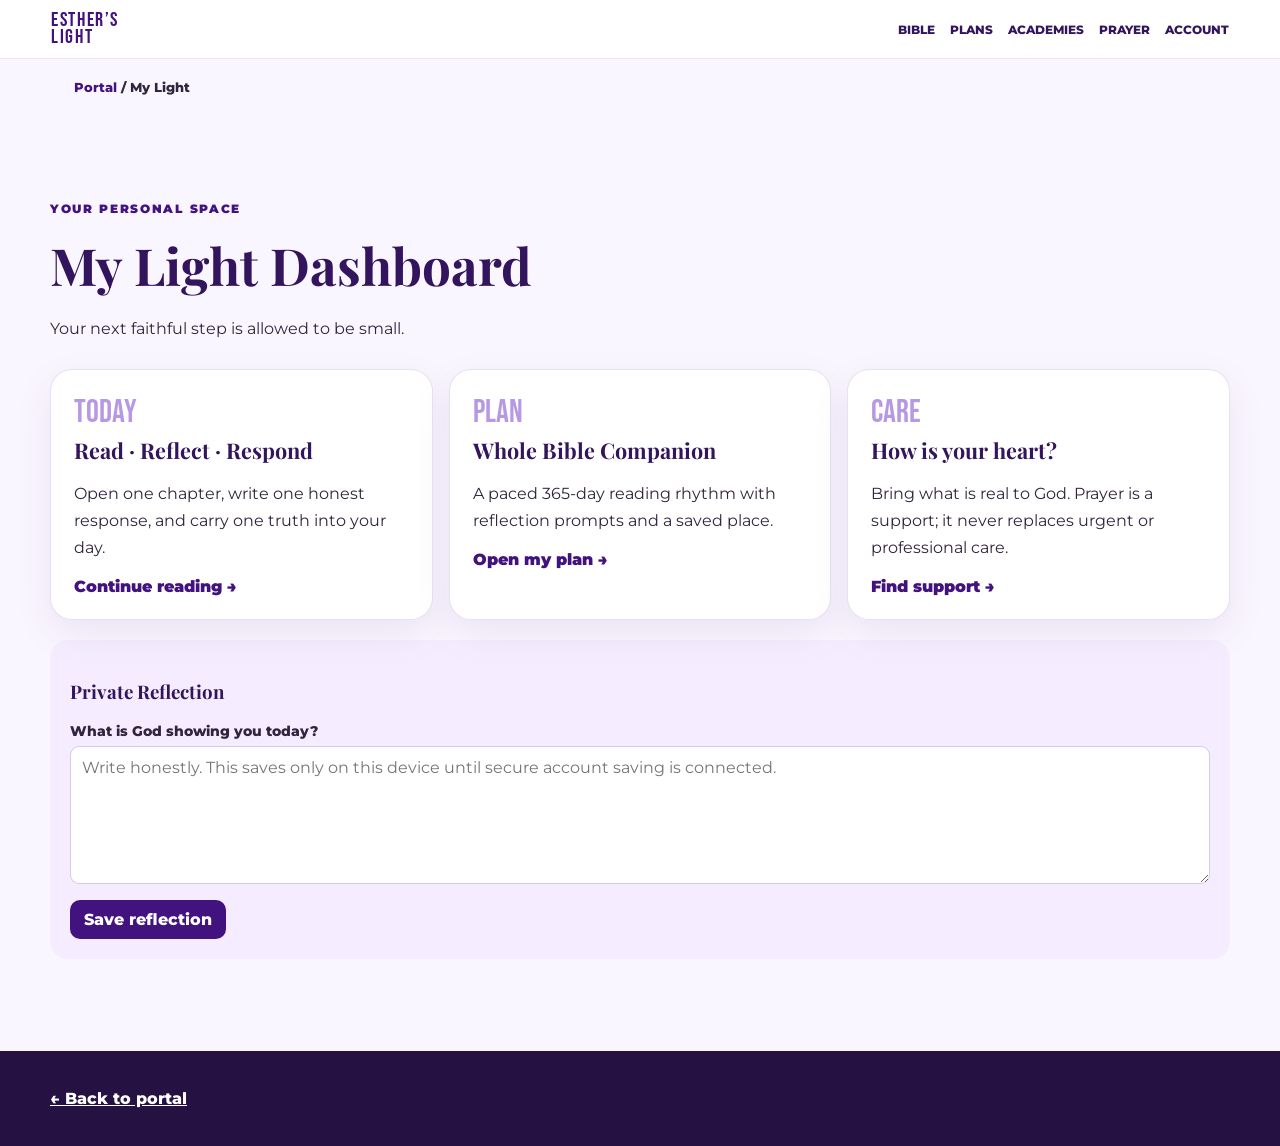
<file: my-light.html>
<!doctype html><html lang="en"><head><meta charset="utf-8"><meta name="viewport" content="width=device-width,initial-scale=1"><title>My Light | Esther’s Light</title><link rel="preconnect" href="https://fonts.googleapis.com"><link href="https://fonts.googleapis.com/css2?family=Bebas+Neue&family=Montserrat:wght@400;600;700;800&family=Playfair+Display:ital,wght@0,600;0,700;1,600&display=swap" rel="stylesheet"><link rel="stylesheet" href="portal.css"></head><body class="portal-body"><nav class="portal-nav"><a class="portal-brand" href="portal.html">ESTHER’S<br>LIGHT</a><div class="portal-links"><a href="bible.html">BIBLE</a><a href="plans.html">PLANS</a><a href="academy.html">ACADEMIES</a><a href="prayer.html">PRAYER</a><a href="account.html">ACCOUNT</a></div></nav><main><div class="portal-trail"><a href="portal.html">Portal</a> / My Light</div><section class="portal-section"><div class="portal-wrap"><p class="portal-kicker" style="color:#42127f">YOUR PERSONAL SPACE</p><h2>My Light Dashboard</h2><p>Your next faithful step is allowed to be small.</p><div class="portal-grid"><article class="portal-card"><span class="num">TODAY</span><h3>Read · Reflect · Respond</h3><p>Open one chapter, write one honest response, and carry one truth into your day.</p><a href="bible.html">Continue reading →</a></article><article class="portal-card"><span class="num">PLAN</span><h3>Whole Bible Companion</h3><p>A paced 365-day reading rhythm with reflection prompts and a saved place.</p><a href="plans.html">Open my plan →</a></article><article class="portal-card"><span class="num">CARE</span><h3>How is your heart?</h3><p>Bring what is real to God. Prayer is a support; it never replaces urgent or professional care.</p><a href="help.html">Find support →</a></article></div><div class="portal-tool"><h3>Private Reflection</h3><form id="reflectionForm"><label for="reflectionText">What is God showing you today?</label><textarea id="reflectionText" rows="6" placeholder="Write honestly. This saves only on this device until secure account saving is connected."></textarea><button>Save reflection</button><span class="complete" id="reflectionStatus"></span></form></div></div></section></main><footer class="portal-footer"><div class="portal-wrap"><a href="portal.html">← Back to portal</a></div></footer><script src="portal.js"></script></body></html>
</file>
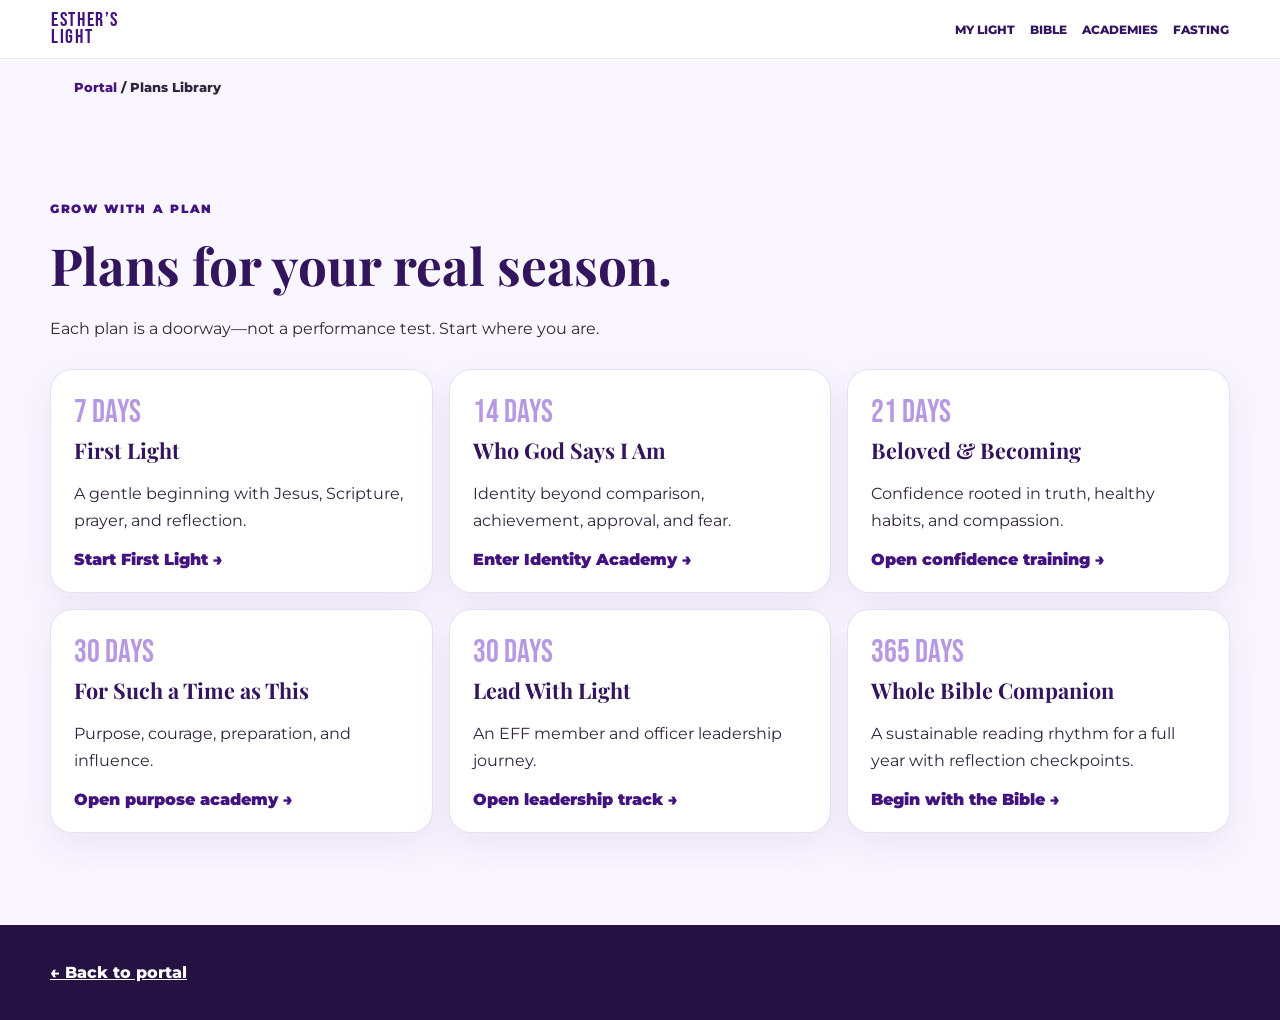
<file: plans.html>
<!doctype html><html lang="en"><head><meta charset="utf-8"><meta name="viewport" content="width=device-width,initial-scale=1"><title>Plans Library | Esther’s Light</title><link rel="preconnect" href="https://fonts.googleapis.com"><link href="https://fonts.googleapis.com/css2?family=Bebas+Neue&family=Montserrat:wght@400;600;700;800&family=Playfair+Display:ital,wght@0,600;0,700;1,600&display=swap" rel="stylesheet"><link rel="stylesheet" href="portal.css"></head><body class="portal-body"><nav class="portal-nav"><a class="portal-brand" href="portal.html">ESTHER’S<br>LIGHT</a><div class="portal-links"><a href="my-light.html">MY LIGHT</a><a href="bible.html">BIBLE</a><a href="academy.html">ACADEMIES</a><a href="fasting.html">FASTING</a></div></nav><main><div class="portal-trail"><a href="portal.html">Portal</a> / Plans Library</div><section class="portal-section"><div class="portal-wrap"><p class="portal-kicker" style="color:#42127f">GROW WITH A PLAN</p><h2>Plans for your real season.</h2><p>Each plan is a doorway—not a performance test. Start where you are.</p><div class="portal-grid"><article class="portal-card"><span class="num">7 DAYS</span><h3>First Light</h3><p>A gentle beginning with Jesus, Scripture, prayer, and reflection.</p><a href="index.html#studies">Start First Light →</a></article><article class="portal-card"><span class="num">14 DAYS</span><h3>Who God Says I Am</h3><p>Identity beyond comparison, achievement, approval, and fear.</p><a href="academy.html">Enter Identity Academy →</a></article><article class="portal-card"><span class="num">21 DAYS</span><h3>Beloved & Becoming</h3><p>Confidence rooted in truth, healthy habits, and compassion.</p><a href="academy.html">Open confidence training →</a></article><article class="portal-card"><span class="num">30 DAYS</span><h3>For Such a Time as This</h3><p>Purpose, courage, preparation, and influence.</p><a href="academy.html">Open purpose academy →</a></article><article class="portal-card"><span class="num">30 DAYS</span><h3>Lead With Light</h3><p>An EFF member and officer leadership journey.</p><a href="ministry.html">Open leadership track →</a></article><article class="portal-card"><span class="num">365 DAYS</span><h3>Whole Bible Companion</h3><p>A sustainable reading rhythm for a full year with reflection checkpoints.</p><a href="bible.html">Begin with the Bible →</a></article></div></div></section></main><footer class="portal-footer"><div class="portal-wrap"><a href="portal.html">← Back to portal</a></div></footer><script src="portal.js"></script></body></html>
</file>
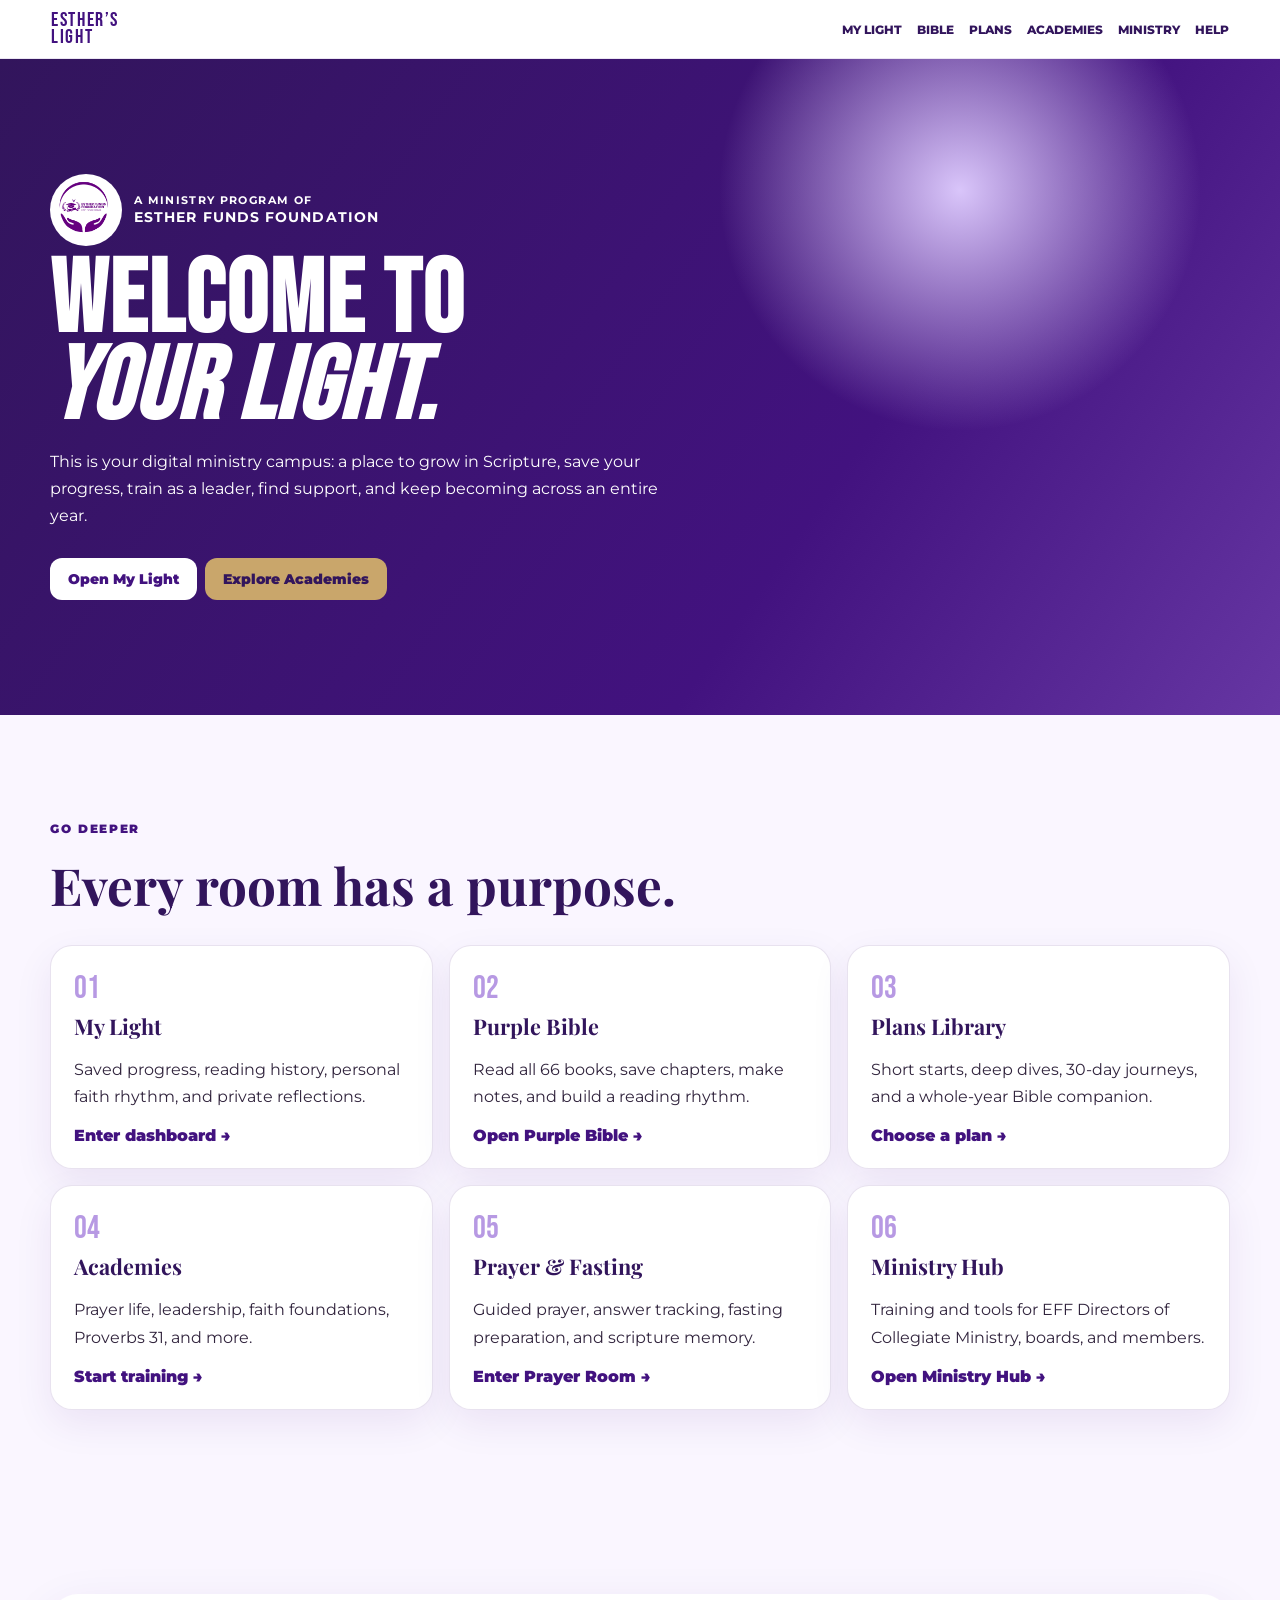
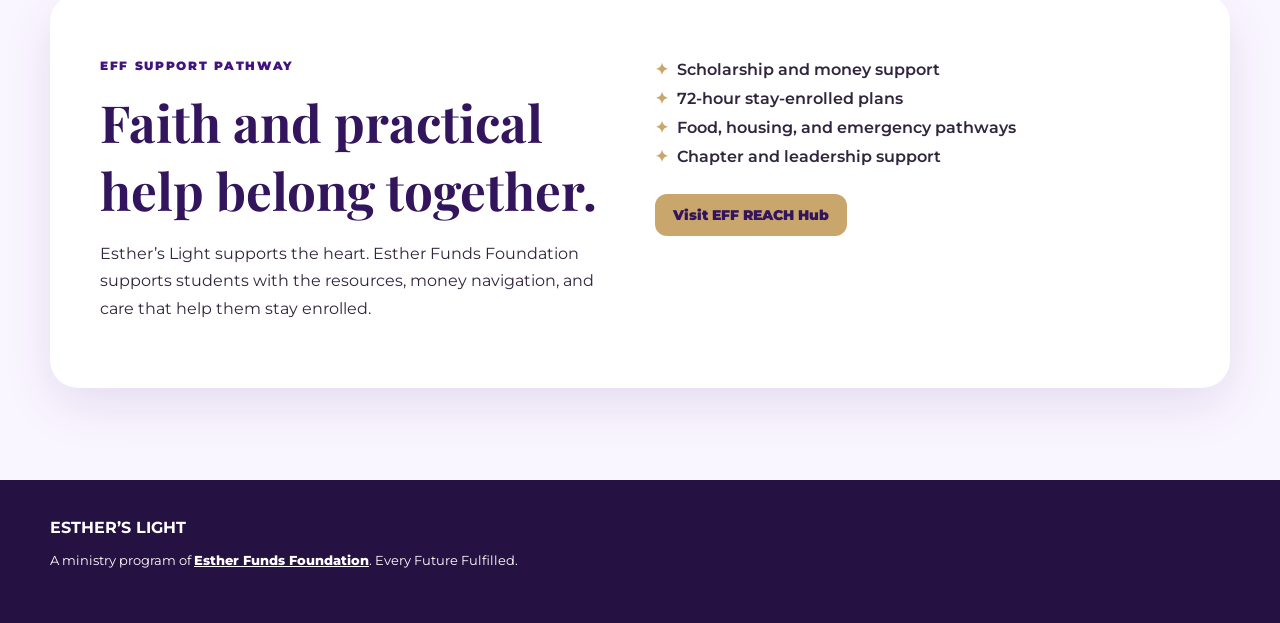
<file: portal.html>
<!doctype html><html lang="en"><head><meta charset="utf-8"><meta name="viewport" content="width=device-width,initial-scale=1"><title>Esther’s Light Portal</title><link rel="preconnect" href="https://fonts.googleapis.com"><link href="https://fonts.googleapis.com/css2?family=Bebas+Neue&family=Montserrat:wght@400;600;700;800&family=Playfair+Display:ital,wght@0,600;0,700;1,600&display=swap" rel="stylesheet"><link rel="stylesheet" href="portal.css"></head><body class="portal-body"><nav class="portal-nav"><a class="portal-brand" href="index.html">ESTHER’S<br>LIGHT</a><div class="portal-links"><a href="my-light.html">MY LIGHT</a><a href="bible.html">BIBLE</a><a href="plans.html">PLANS</a><a href="academy.html">ACADEMIES</a><a href="ministry.html">MINISTRY</a><a href="help.html">HELP</a></div></nav><header class="portal-hero"><div class="portal-wrap"><div style="display:flex;align-items:center;gap:12px;font-size:.7rem;letter-spacing:.12em;line-height:1.45;font-weight:700"><img src="assets/eff-logo.png" alt="Esther Funds Foundation logo" style="width:72px;height:72px;object-fit:contain;background:#fff;border-radius:50%;padding:3px"><span>A MINISTRY PROGRAM OF<br><b style="font-size:.85rem;letter-spacing:.08em">ESTHER FUNDS FOUNDATION</b></span></div><h1>WELCOME TO<br><em>YOUR LIGHT.</em></h1><p>This is your digital ministry campus: a place to grow in Scripture, save your progress, train as a leader, find support, and keep becoming across an entire year.</p><a class="portal-button" href="my-light.html">Open My Light</a><a class="portal-button gold" href="academy.html">Explore Academies</a></div></header><main><section class="portal-section"><div class="portal-wrap"><p class="portal-kicker" style="color:#42127f">GO DEEPER</p><h2>Every room has a purpose.</h2><div class="portal-grid"><article class="portal-card"><span class="num">01</span><h3>My Light</h3><p>Saved progress, reading history, personal faith rhythm, and private reflections.</p><a href="my-light.html">Enter dashboard →</a></article><article class="portal-card"><span class="num">02</span><h3>Purple Bible</h3><p>Read all 66 books, save chapters, make notes, and build a reading rhythm.</p><a href="bible.html">Open Purple Bible →</a></article><article class="portal-card"><span class="num">03</span><h3>Plans Library</h3><p>Short starts, deep dives, 30-day journeys, and a whole-year Bible companion.</p><a href="plans.html">Choose a plan →</a></article><article class="portal-card"><span class="num">04</span><h3>Academies</h3><p>Prayer life, leadership, faith foundations, Proverbs 31, and more.</p><a href="academy.html">Start training →</a></article><article class="portal-card"><span class="num">05</span><h3>Prayer &amp; Fasting</h3><p>Guided prayer, answer tracking, fasting preparation, and scripture memory.</p><a href="prayer.html">Enter Prayer Room →</a></article><article class="portal-card"><span class="num">06</span><h3>Ministry Hub</h3><p>Training and tools for EFF Directors of Collegiate Ministry, boards, and members.</p><a href="ministry.html">Open Ministry Hub →</a></article></div></div></section><section class="portal-section"><div class="portal-wrap portal-banner"><div><p class="portal-kicker" style="color:#42127f">EFF SUPPORT PATHWAY</p><h2>Faith and practical help belong together.</h2><p>Esther’s Light supports the heart. Esther Funds Foundation supports students with the resources, money navigation, and care that help them stay enrolled.</p></div><div><ul class="portal-list"><li>Scholarship and money support</li><li>72-hour stay-enrolled plans</li><li>Food, housing, and emergency pathways</li><li>Chapter and leadership support</li></ul><a class="portal-button gold" href="https://eff-reach-action-hub.vercel.app" target="_blank" rel="noopener">Visit EFF REACH Hub</a></div></div></section></main><footer class="portal-footer"><div class="portal-wrap"><b>ESTHER’S LIGHT</b><p>A ministry program of <a href="https://estherfundsfoundation.org" target="_blank" rel="noopener">Esther Funds Foundation</a>. Every Future Fulfilled.</p></div></footer><script src="portal.js"></script></body></html>
</file>
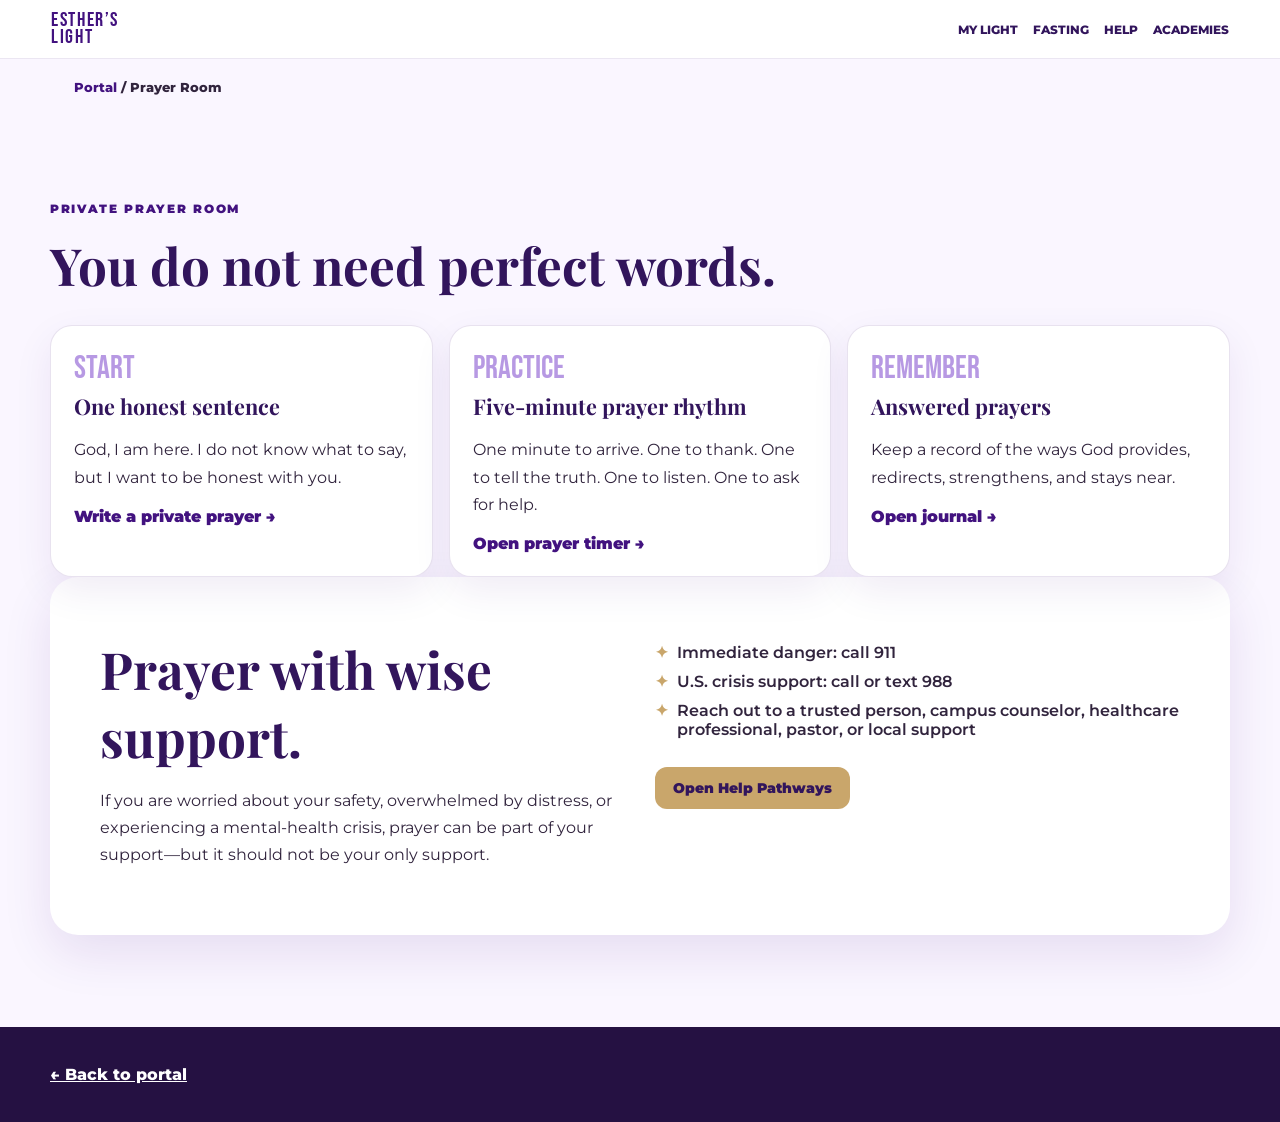
<file: prayer.html>
<!doctype html><html lang="en"><head><meta charset="utf-8"><meta name="viewport" content="width=device-width,initial-scale=1"><title>Prayer Room | Esther’s Light</title><link rel="preconnect" href="https://fonts.googleapis.com"><link href="https://fonts.googleapis.com/css2?family=Bebas+Neue&family=Montserrat:wght@400;600;700;800&family=Playfair+Display:ital,wght@0,600;0,700;1,600&display=swap" rel="stylesheet"><link rel="stylesheet" href="portal.css"></head><body class="portal-body"><nav class="portal-nav"><a class="portal-brand" href="portal.html">ESTHER’S<br>LIGHT</a><div class="portal-links"><a href="my-light.html">MY LIGHT</a><a href="fasting.html">FASTING</a><a href="help.html">HELP</a><a href="academy.html">ACADEMIES</a></div></nav><main><div class="portal-trail"><a href="portal.html">Portal</a> / Prayer Room</div><section class="portal-section"><div class="portal-wrap"><p class="portal-kicker" style="color:#42127f">PRIVATE PRAYER ROOM</p><h2>You do not need perfect words.</h2><div class="portal-grid"><article class="portal-card"><span class="num">START</span><h3>One honest sentence</h3><p>God, I am here. I do not know what to say, but I want to be honest with you.</p><a href="index.html#prayer">Write a private prayer →</a></article><article class="portal-card"><span class="num">PRACTICE</span><h3>Five-minute prayer rhythm</h3><p>One minute to arrive. One to thank. One to tell the truth. One to listen. One to ask for help.</p><a href="index.html#prayer">Open prayer timer →</a></article><article class="portal-card"><span class="num">REMEMBER</span><h3>Answered prayers</h3><p>Keep a record of the ways God provides, redirects, strengthens, and stays near.</p><a href="index.html#journal">Open journal →</a></article></div><div class="portal-banner"><div><h2>Prayer with wise support.</h2><p>If you are worried about your safety, overwhelmed by distress, or experiencing a mental-health crisis, prayer can be part of your support—but it should not be your only support.</p></div><div><ul class="portal-list"><li>Immediate danger: call 911</li><li>U.S. crisis support: call or text 988</li><li>Reach out to a trusted person, campus counselor, healthcare professional, pastor, or local support</li></ul><a class="portal-button gold" href="help.html">Open Help Pathways</a></div></div></div></section></main><footer class="portal-footer"><div class="portal-wrap"><a href="portal.html">← Back to portal</a></div></footer><script src="portal.js"></script></body></html>
</file>
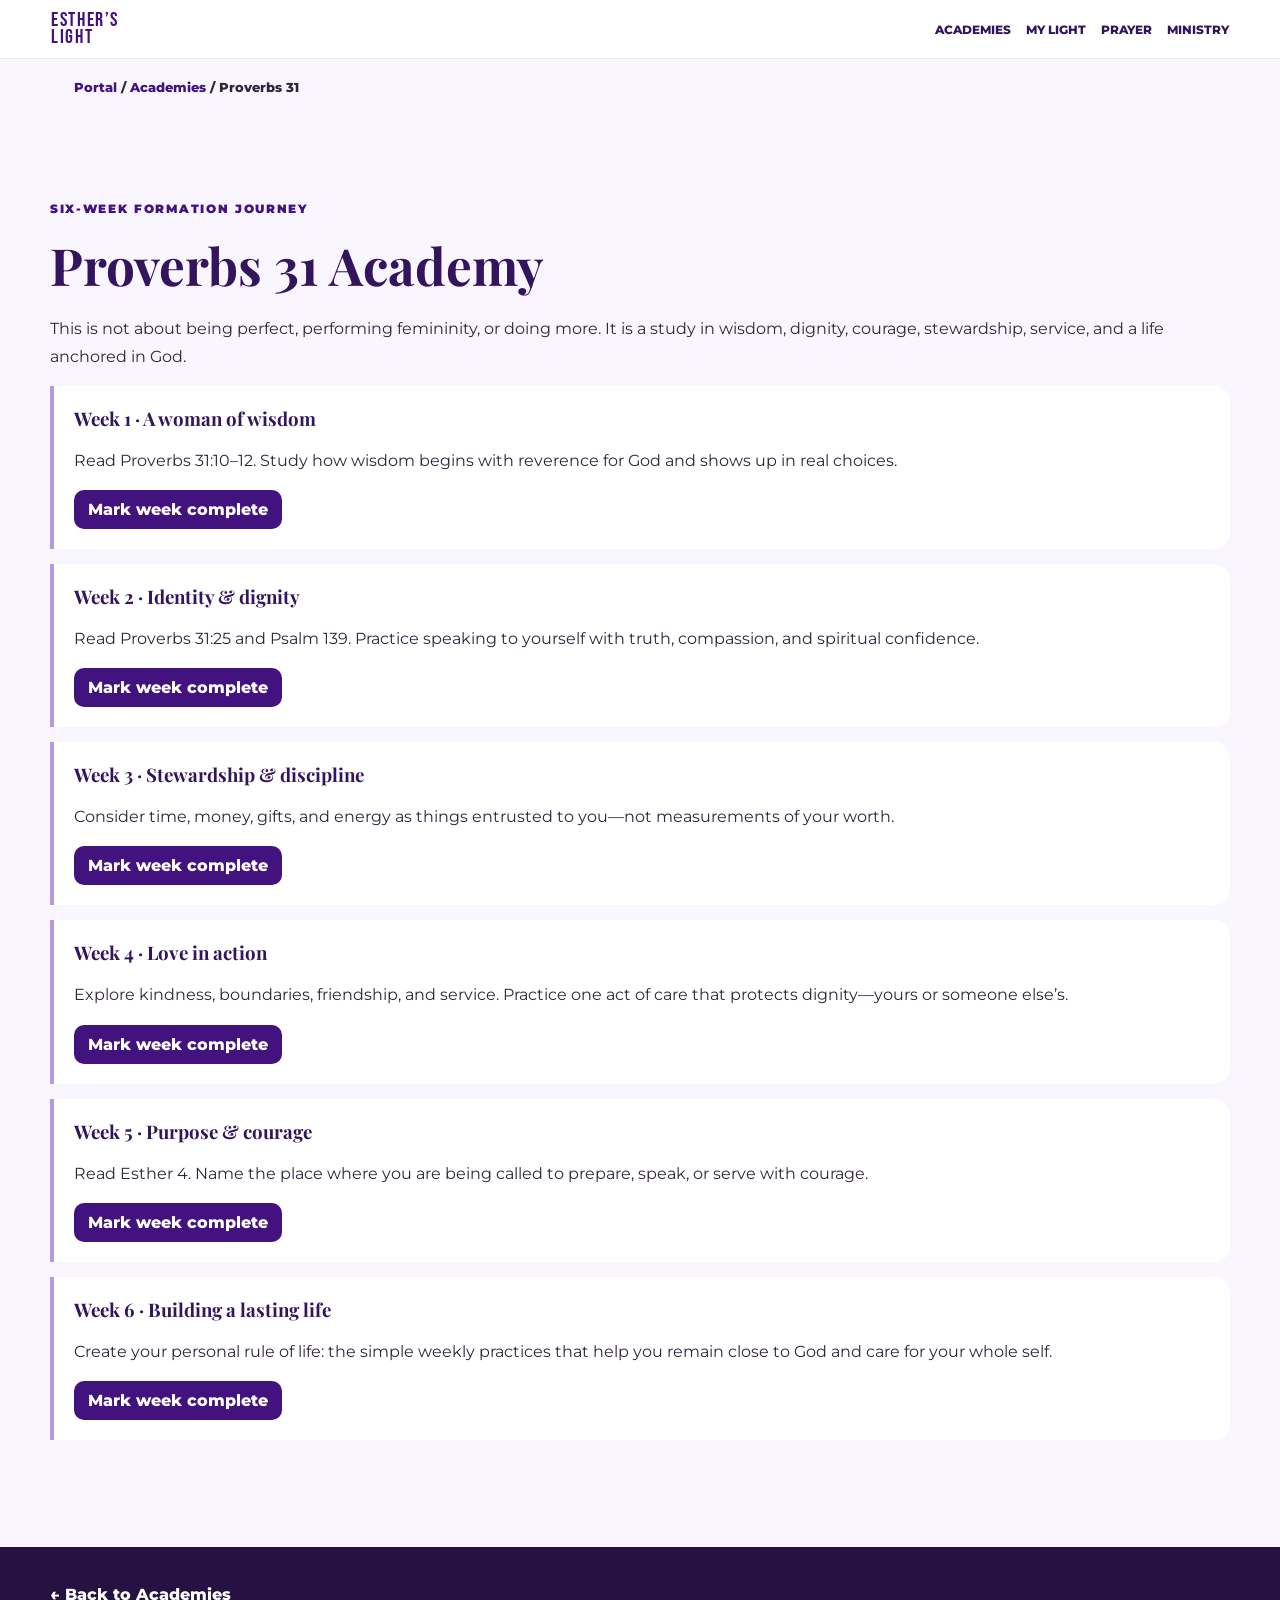
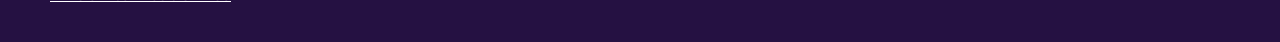
<file: proverbs-31-academy.html>
<!doctype html><html lang="en"><head><meta charset="utf-8"><meta name="viewport" content="width=device-width,initial-scale=1"><title>Proverbs 31 Academy | Esther’s Light</title><link rel="preconnect" href="https://fonts.googleapis.com"><link href="https://fonts.googleapis.com/css2?family=Bebas+Neue&family=Montserrat:wght@400;600;700;800&family=Playfair+Display:ital,wght@0,600;0,700;1,600&display=swap" rel="stylesheet"><link rel="stylesheet" href="portal.css"></head><body class="portal-body"><nav class="portal-nav"><a class="portal-brand" href="portal.html">ESTHER’S<br>LIGHT</a><div class="portal-links"><a href="academy.html">ACADEMIES</a><a href="my-light.html">MY LIGHT</a><a href="prayer.html">PRAYER</a><a href="ministry.html">MINISTRY</a></div></nav><main><div class="portal-trail"><a href="portal.html">Portal</a> / <a href="academy.html">Academies</a> / Proverbs 31</div><section class="portal-section"><div class="portal-wrap"><p class="portal-kicker" style="color:#42127f">SIX-WEEK FORMATION JOURNEY</p><h2>Proverbs 31 Academy</h2><p>This is not about being perfect, performing femininity, or doing more. It is a study in wisdom, dignity, courage, stewardship, service, and a life anchored in God.</p><div class="lesson"><h3>Week 1 · A woman of wisdom</h3><p>Read Proverbs 31:10–12. Study how wisdom begins with reverence for God and shows up in real choices.</p><button data-complete="p31-week-1">Mark week complete</button></div><div class="lesson"><h3>Week 2 · Identity & dignity</h3><p>Read Proverbs 31:25 and Psalm 139. Practice speaking to yourself with truth, compassion, and spiritual confidence.</p><button data-complete="p31-week-2">Mark week complete</button></div><div class="lesson"><h3>Week 3 · Stewardship & discipline</h3><p>Consider time, money, gifts, and energy as things entrusted to you—not measurements of your worth.</p><button data-complete="p31-week-3">Mark week complete</button></div><div class="lesson"><h3>Week 4 · Love in action</h3><p>Explore kindness, boundaries, friendship, and service. Practice one act of care that protects dignity—yours or someone else’s.</p><button data-complete="p31-week-4">Mark week complete</button></div><div class="lesson"><h3>Week 5 · Purpose & courage</h3><p>Read Esther 4. Name the place where you are being called to prepare, speak, or serve with courage.</p><button data-complete="p31-week-5">Mark week complete</button></div><div class="lesson"><h3>Week 6 · Building a lasting life</h3><p>Create your personal rule of life: the simple weekly practices that help you remain close to God and care for your whole self.</p><button data-complete="p31-week-6">Mark week complete</button></div></div></section></main><footer class="portal-footer"><div class="portal-wrap"><a href="academy.html">← Back to Academies</a></div></footer><script src="portal.js"></script></body></html>
</file>
<file: portal.css>
:root{--ink:#32155c;--purple:#42127f;--lav:#b799e3;--soft:#faf6ff;--gold:#c9a66b;--white:#fff}*{box-sizing:border-box}body.portal-body{margin:0;background:var(--soft);color:#31243d;font-family:Montserrat,Arial,sans-serif}.portal-nav{position:sticky;top:0;z-index:20;background:rgba(255,255,255,.96);border-bottom:1px solid rgba(66,18,127,.1);display:flex;align-items:center;justify-content:space-between;padding:12px clamp(18px,4vw,56px);gap:18px}.portal-brand{font-family:'Bebas Neue',sans-serif;font-size:1.25rem;letter-spacing:.08em;color:var(--purple);text-decoration:none;line-height:.85}.portal-links{display:flex;gap:15px;flex-wrap:wrap}.portal-links a{font-size:.78rem;font-weight:800;color:var(--ink);text-decoration:none}.portal-links a:hover{color:var(--purple)}.portal-hero{background:radial-gradient(circle at 75% 20%,#d9c5fa 0,transparent 22%),linear-gradient(125deg,#32155c,#42127f 65%,#6636a3);color:#fff;padding:clamp(60px,10vw,115px) 24px}.portal-wrap{max-width:1180px;margin:auto}.portal-hero h1{font-family:'Bebas Neue',sans-serif;font-size:clamp(3.5rem,8vw,7rem);letter-spacing:.02em;line-height:.85;margin:12px 0}.portal-hero p{max-width:620px;line-height:1.7}.portal-kicker{font-weight:900;font-size:.75rem;letter-spacing:.14em;color:#f6e6bb}.portal-button{display:inline-block;background:#fff;color:var(--purple);border-radius:12px;padding:13px 18px;margin:12px 8px 0 0;font-weight:900;text-decoration:none;font-size:.86rem}.portal-button.gold{background:var(--gold);color:#32155c}.portal-section{padding:clamp(48px,8vw,92px) 24px}.portal-section h2,.portal-section h3{font-family:'Playfair Display',Georgia,serif;color:var(--ink)}.portal-section h2{font-size:clamp(2.1rem,4vw,3.4rem);margin:8px 0}.portal-section p{line-height:1.7}.portal-grid{display:grid;grid-template-columns:repeat(3,1fr);gap:16px;margin-top:26px}.portal-card{background:#fff;border:1px solid rgba(66,18,127,.12);box-shadow:0 14px 38px rgba(66,18,127,.08);border-radius:22px;padding:23px}.portal-card .num{display:block;font-family:'Bebas Neue',sans-serif;font-size:2rem;color:var(--lav)}.portal-card h3{font-size:1.35rem;margin:4px 0 8px}.portal-card a{color:var(--purple);font-weight:900;text-decoration:none}.portal-card a:hover{text-decoration:underline}.portal-banner{background:#fff;border-radius:28px;padding:clamp(26px,5vw,50px);box-shadow:0 18px 50px rgba(66,18,127,.11);display:grid;grid-template-columns:1fr 1fr;gap:30px}.portal-list{padding:0;margin:16px 0;list-style:none}.portal-list li{margin:10px 0;padding-left:22px;position:relative;font-weight:600}.portal-list li:before{content:'✦';color:var(--gold);position:absolute;left:0}.portal-trail{padding:20px 24px 0;max-width:1180px;margin:auto;font-size:.82rem;font-weight:800}.portal-trail a{color:var(--purple);text-decoration:none}.lesson{border-left:4px solid var(--lav);background:#fff;padding:20px;margin:15px 0;border-radius:0 16px 16px 0}.lesson h3{margin:0 0 7px}.lesson button,.portal-tool button{border:0;border-radius:10px;background:var(--purple);color:#fff;padding:10px 14px;font:inherit;font-weight:800;cursor:pointer}.portal-tool{background:#f5edff;border-radius:18px;padding:20px;margin-top:20px}.portal-tool input,.portal-tool select,.portal-tool textarea{font:inherit;width:100%;padding:11px;border-radius:9px;border:1px solid rgba(66,18,127,.22);margin:7px 0 12px}.portal-tool label{display:block;font-weight:800;font-size:.85rem}.complete{color:#24724a;font-weight:900;margin-left:10px}.portal-footer{background:#251142;color:#fff;padding:38px 24px}.portal-footer a{color:#fff;font-weight:800}.portal-footer p{font-size:.83rem;line-height:1.6;max-width:750px}@media(max-width:820px){.portal-grid{grid-template-columns:1fr 1fr}.portal-banner{grid-template-columns:1fr}.portal-links{display:none}}@media(max-width:520px){.portal-grid{grid-template-columns:1fr}.portal-nav{position:relative}.portal-hero{padding-top:60px}}
</file>
<file: director-academy.css>
.director-hero{padding-bottom:26px}.director-meta{display:flex;gap:9px;flex-wrap:wrap;margin-top:18px}.director-meta span{background:#fff;border:1px solid rgba(66,18,127,.16);border-radius:99px;padding:8px 11px;font-size:.78rem;font-weight:800;color:#42127f}.director-shell{max-width:1180px;margin:0 auto;padding:20px 24px 80px;display:grid;grid-template-columns:260px 1fr;gap:28px}.director-side{height:max-content;position:sticky;top:86px;background:#fff;border:1px solid rgba(66,18,127,.13);border-radius:20px;padding:20px;box-shadow:0 12px 32px rgba(66,18,127,.08)}.director-track{display:grid;gap:8px;margin:15px 0}.director-track button{border:0;border-radius:9px;padding:10px;text-align:left;background:#f7f2fb;color:#42127f;font:inherit;font-size:.82rem;font-weight:800;cursor:pointer}.director-track button.active{background:#42127f;color:#fff}.director-track button.done:after{content:' ✓';color:#c9a66b}.director-small{font-size:.78rem;line-height:1.55}.director-main{min-width:0}.module-card{background:#fff;border:1px solid rgba(66,18,127,.13);border-radius:24px;padding:clamp(20px,4vw,42px);box-shadow:0 14px 38px rgba(66,18,127,.08)}.module-top{display:flex;justify-content:space-between;gap:20px;align-items:start}.module-count{font-family:'Bebas Neue',sans-serif;color:#b799e3;font-size:2.3rem}.module-card h2{margin:0 0 8px}.module-card h3{margin-top:28px}.lesson-block{border-left:4px solid #b799e3;padding:5px 0 5px 18px;margin:16px 0;line-height:1.7}.scripture-callout{background:#f5edff;padding:18px;border-radius:14px;color:#32155c;line-height:1.65}.resource-shelf{display:grid;grid-template-columns:repeat(2,1fr);gap:12px}.resource-shelf a,.template-card{display:block;background:#faf6ff;border:1px solid rgba(66,18,127,.12);border-radius:14px;padding:16px;color:#42127f;text-decoration:none;font-weight:800;font-size:.9rem}.resource-shelf a:hover{background:#f0e6fc}.template-card{color:#31243d}.template-card pre{white-space:pre-wrap;font:inherit;font-size:.82rem;line-height:1.55}.scenario{background:#fff7e7;border-radius:15px;padding:18px}.scenario label,.quiz label{display:block;margin:10px 0;line-height:1.45}.assignment textarea{width:100%;min-height:150px;font:inherit;padding:13px;border:1px solid rgba(66,18,127,.25);border-radius:12px}.quiz{border-top:1px solid rgba(66,18,127,.12);margin-top:30px;padding-top:8px}.quiz-question{margin:18px 0;padding:15px;background:#faf6ff;border-radius:14px}.module-actions{display:flex;gap:10px;flex-wrap:wrap;margin-top:24px}.module-actions button{border:0;border-radius:10px;background:#42127f;color:#fff;font:inherit;font-weight:800;padding:12px 16px;cursor:pointer}.module-actions .secondary{background:#fff;color:#42127f;border:1px solid rgba(66,18,127,.2)}.module-feedback{margin-top:14px;font-weight:800}.module-feedback.good{color:#25724b}.module-feedback.warn{color:#a25218}@media(max-width:800px){.director-shell{grid-template-columns:1fr}.director-side{position:static}.director-track{grid-template-columns:repeat(2,1fr)}.resource-shelf{grid-template-columns:1fr}}@media(max-width:500px){.director-track{grid-template-columns:1fr}.module-top{display:block}}
</file>
